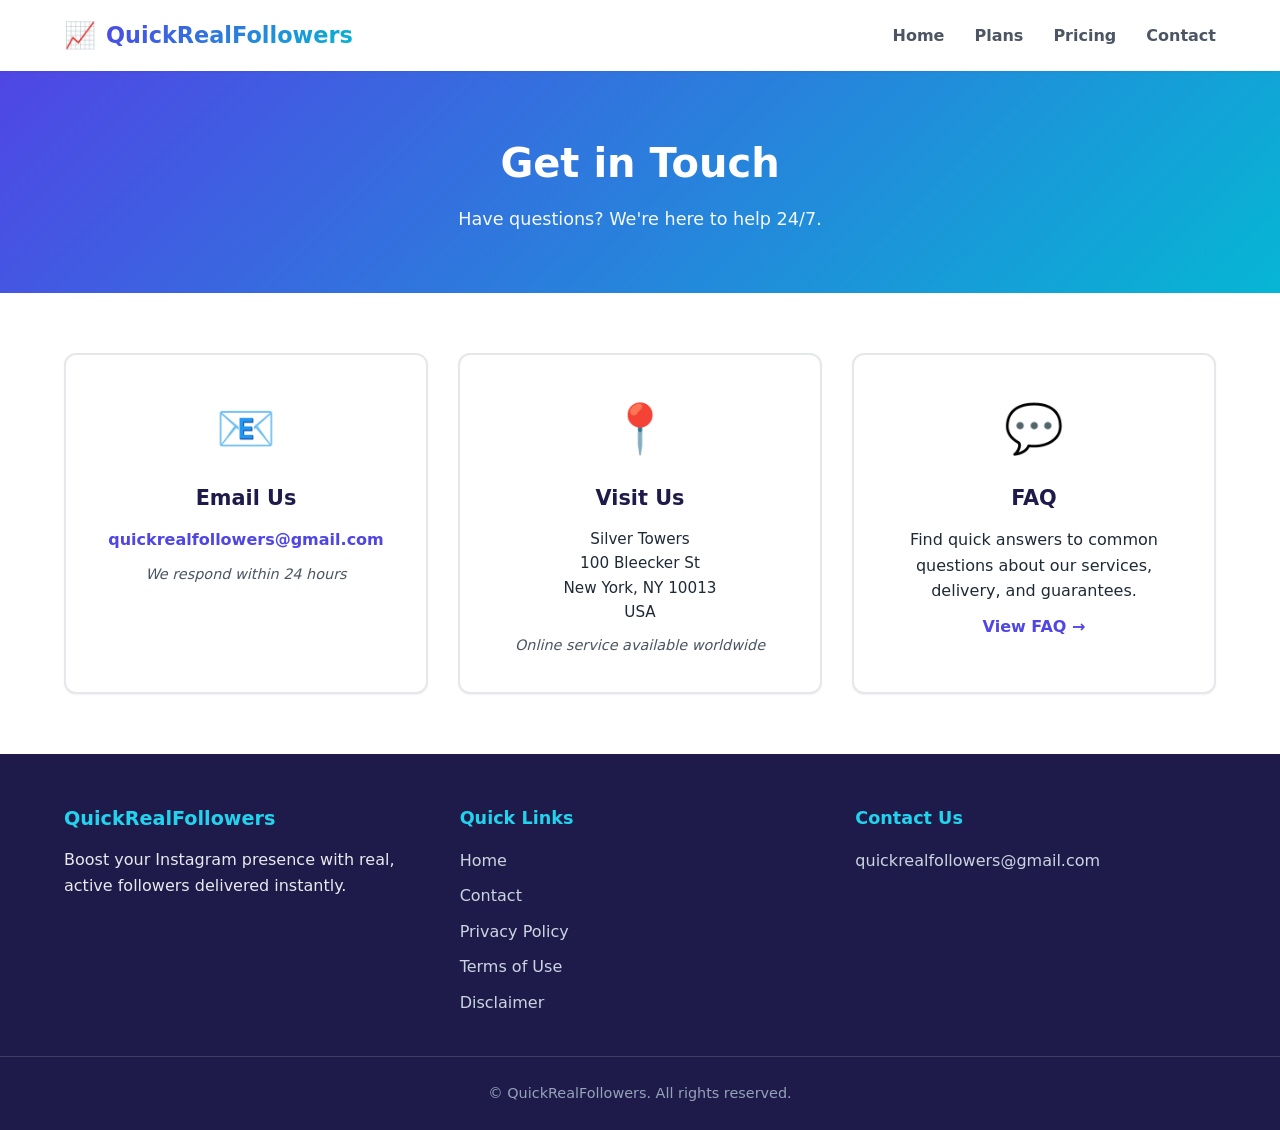
<file: contact.html>
<!DOCTYPE html>
<html lang="en">
<head>
  <meta charset="UTF-8" />
  <meta name="viewport" content="width=device-width, initial-scale=1.0"/>
  <title>Contact Us | QuickRealFollowers</title>
  <link rel="stylesheet" href="style.css" />
</head>
<body>
  <!-- Navigation -->
  <nav class="navbar">
    <div class="container nav-flex">
      <a href="index.html" class="logo">
        <span class="logo-icon">📈</span>
        <span class="logo-text">QuickRealFollowers</span>
      </a>
      <ul class="nav-links">
        <li><a href="index.html">Home</a></li>
        <li><a href="plans.html">Plans</a></li>
        <li><a href="index.html#pricing">Pricing</a></li>
        <li><a href="contact.html">Contact</a></li>
      </ul>
    </div>
  </nav>

  <!-- Contact Header -->
  <header class="page-header">
    <div class="container">
      <h1>Get in Touch</h1>
      <p>Have questions? We're here to help 24/7.</p>
    </div>
  </header>

  <!-- Contact Info -->
  <section class="contact-section">
    <div class="container contact-grid">
      <div class="contact-card">
        <div class="contact-icon">📧</div>
        <h3>Email Us</h3>
        <p><a href="mailto:quickrealfollowers@gmail.com">quickrealfollowers@gmail.com</a></p>
        <p class="contact-note">We respond within 24 hours</p>
      </div>
      
      <div class="contact-card">
        <div class="contact-icon">📍</div>
        <h3>Visit Us</h3>
        <p style="font-size: 0.95rem; line-height: 1.6;">
          Silver Towers<br/>
          100 Bleecker St<br/>
          New York, NY 10013<br/>
          USA
        </p>
        <p class="contact-note">Online service available worldwide</p>
      </div>
      
      <div class="contact-card">
        <div class="contact-icon">💬</div>
        <h3>FAQ</h3>
        <p>Find quick answers to common questions about our services, delivery, and guarantees.</p>
        <a href="plans.html#faq" class="link-arrow">View FAQ →</a>
      </div>
    </div>
  </section>

  <!-- Footer -->
  <footer>
    <div class="container footer-grid">
      <div class="footer-brand">
        <h4>QuickRealFollowers</h4>
        <p>Boost your Instagram presence with real, active followers delivered instantly.</p>
      </div>
      <div class="footer-links">
        <h4>Quick Links</h4>
        <a href="index.html">Home</a>
        <a href="contact.html">Contact</a>
        <a href="privacy.html">Privacy Policy</a>
        <a href="terms.html">Terms of Use</a>
        <a href="disclaimer.html">Disclaimer</a> <!-- ADD THIS LINE -->
      </div>
      <div class="footer-contact">
        <h4>Contact Us</h4>
        <p> quickrealfollowers@gmail.com</p>
      </div>
    </div>
    <div class="footer-bottom">
      <p>&copy; <span id="year"></span> QuickRealFollowers. All rights reserved.</p>
    </div>
  </footer>

  <script src="script.js"></script>
</body>
</html>
</file>
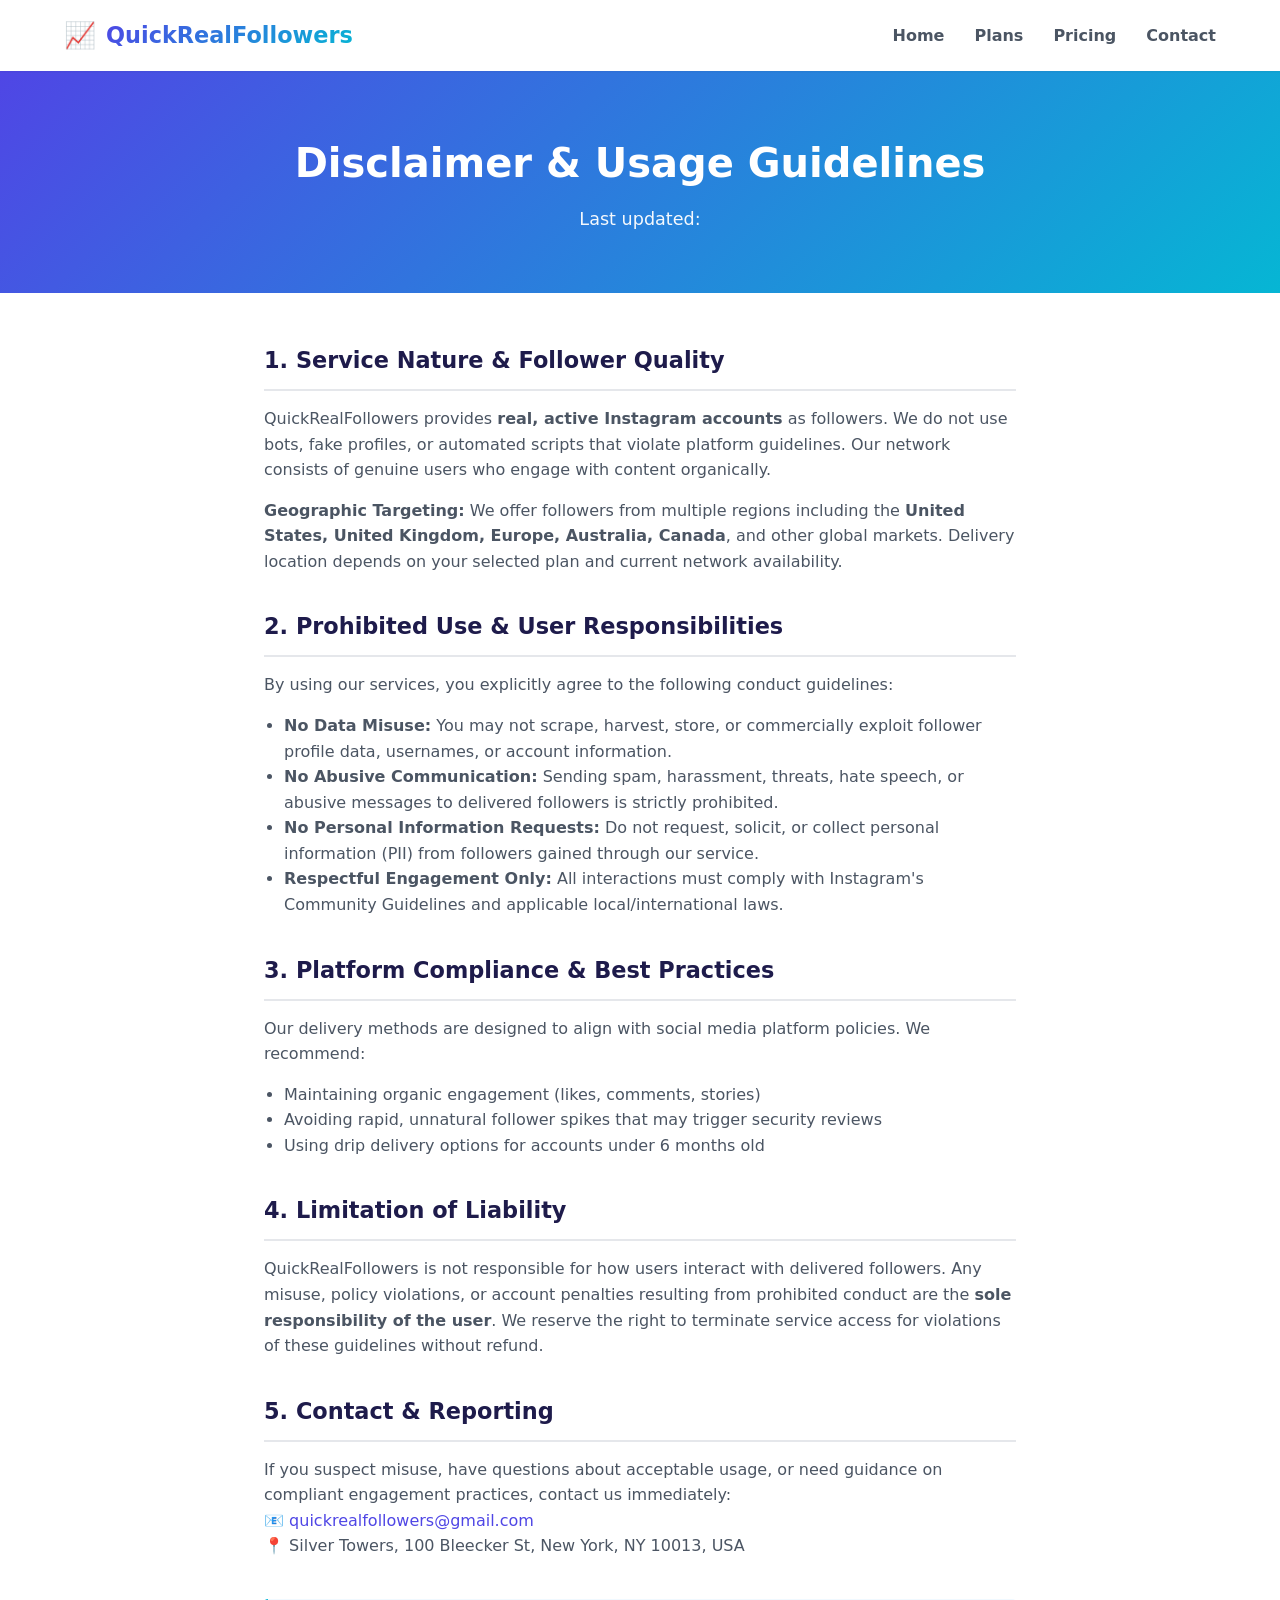
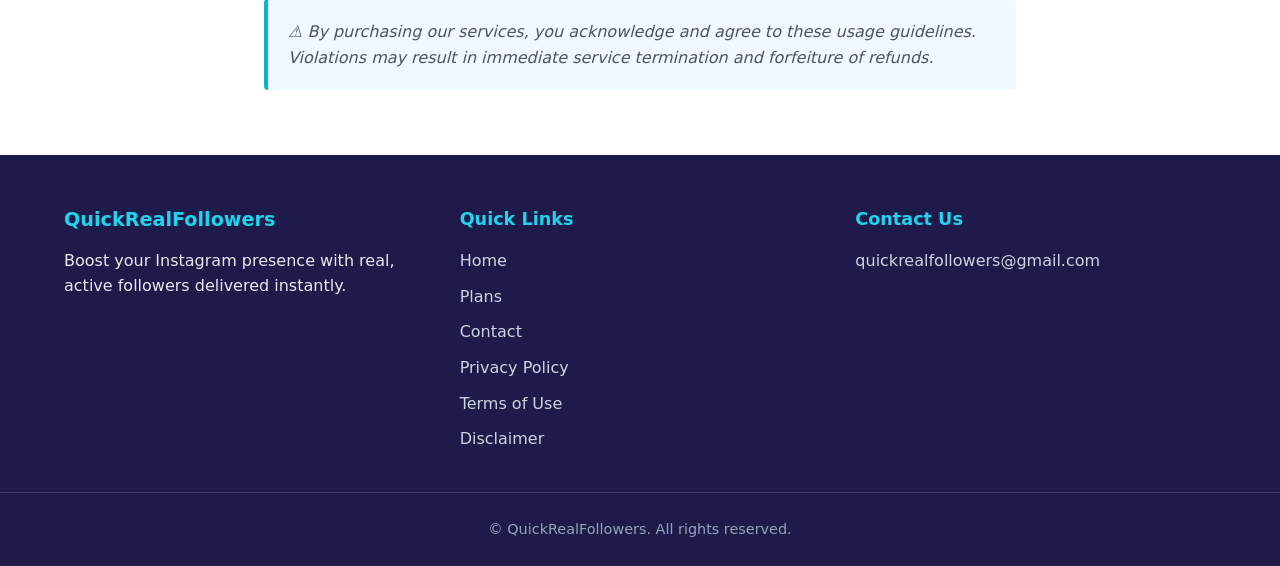
<file: disclaimer.html>
<!DOCTYPE html>
<html lang="en">
<head>
  <meta charset="UTF-8" />
  <meta name="viewport" content="width=device-width, initial-scale=1.0"/>
  <meta name="description" content="Usage guidelines, follower quality disclaimer, and compliance policy">
  <title>Disclaimer & Usage Guidelines | QuickRealFollowers</title>
  <link rel="stylesheet" href="style.css" />
</head>
<body>
  <!-- Navigation -->
  <nav class="navbar">
    <div class="container nav-flex">
      <a href="index.html" class="logo">
        <span class="logo-icon">📈</span>
        <span class="logo-text">QuickRealFollowers</span>
      </a>
      <ul class="nav-links">
        <li><a href="index.html">Home</a></li>
        <li><a href="plans.html">Plans</a></li>
        <li><a href="index.html#pricing">Pricing</a></li>
        <li><a href="contact.html">Contact</a></li>
      </ul>
    </div>
  </nav>

  <!-- Page Header -->
  <header class="page-header">
    <div class="container">
      <h1>Disclaimer & Usage Guidelines</h1>
      <p>Last updated: <span id="update-date"></span></p>
    </div>
  </header>

  <!-- Content -->
  <section class="policy-section">
    <div class="container policy-content">
      <h2>1. Service Nature & Follower Quality</h2>
      <p>QuickRealFollowers provides <strong>real, active Instagram accounts</strong> as followers. We do not use bots, fake profiles, or automated scripts that violate platform guidelines. Our network consists of genuine users who engage with content organically.</p>
      <p><strong>Geographic Targeting:</strong> We offer followers from multiple regions including the <strong>United States, United Kingdom, Europe, Australia, Canada</strong>, and other global markets. Delivery location depends on your selected plan and current network availability.</p>

      <h2>2. Prohibited Use & User Responsibilities</h2>
      <p>By using our services, you explicitly agree to the following conduct guidelines:</p>
      <ul style="margin-left: 20px; margin-bottom: 15px;">
        <li><strong>No Data Misuse:</strong> You may not scrape, harvest, store, or commercially exploit follower profile data, usernames, or account information.</li>
        <li><strong>No Abusive Communication:</strong> Sending spam, harassment, threats, hate speech, or abusive messages to delivered followers is strictly prohibited.</li>
        <li><strong>No Personal Information Requests:</strong> Do not request, solicit, or collect personal information (PII) from followers gained through our service.</li>
        <li><strong>Respectful Engagement Only:</strong> All interactions must comply with Instagram's Community Guidelines and applicable local/international laws.</li>
      </ul>

      <h2>3. Platform Compliance & Best Practices</h2>
      <p>Our delivery methods are designed to align with social media platform policies. We recommend:</p>
      <ul style="margin-left: 20px; margin-bottom: 15px;">
        <li>Maintaining organic engagement (likes, comments, stories)</li>
        <li>Avoiding rapid, unnatural follower spikes that may trigger security reviews</li>
        <li>Using drip delivery options for accounts under 6 months old</li>
      </ul>

      <h2>4. Limitation of Liability</h2>
      <p>QuickRealFollowers is not responsible for how users interact with delivered followers. Any misuse, policy violations, or account penalties resulting from prohibited conduct are the <strong>sole responsibility of the user</strong>. We reserve the right to terminate service access for violations of these guidelines without refund.</p>

      <h2>5. Contact & Reporting</h2>
      <p>If you suspect misuse, have questions about acceptable usage, or need guidance on compliant engagement practices, contact us immediately:<br/>
      📧 <a href="mailto:quickrealfollowers@gmail.com">quickrealfollowers@gmail.com</a><br/>
      📍 Silver Towers, 100 Bleecker St, New York, NY 10013, USA</p>

      <p class="policy-note">⚠️ By purchasing our services, you acknowledge and agree to these usage guidelines. Violations may result in immediate service termination and forfeiture of refunds.</p>
    </div>
  </section>

  <!-- Footer -->
  <footer>
    <div class="container footer-grid">
      <div class="footer-brand">
        <h4>QuickRealFollowers</h4>
        <p>Boost your Instagram presence with real, active followers delivered instantly.</p>
      </div>
      <div class="footer-links">
        <h4>Quick Links</h4>
        <a href="index.html">Home</a>
        <a href="plans.html">Plans</a>
        <a href="contact.html">Contact</a>
        <a href="privacy.html">Privacy Policy</a>
        <a href="terms.html">Terms of Use</a>
        <a href="disclaimer.html">Disclaimer</a>
      </div>
      <div class="footer-contact">
        <h4>Contact Us</h4>
        <p> quickrealfollowers@gmail.com</p>
      </div>
    </div>
    <div class="footer-bottom">
      <p>&copy; <span id="year"></span> QuickRealFollowers. All rights reserved.</p>
    </div>
  </footer>

  <script src="script.js"></script>
</body>
</html>
</file>
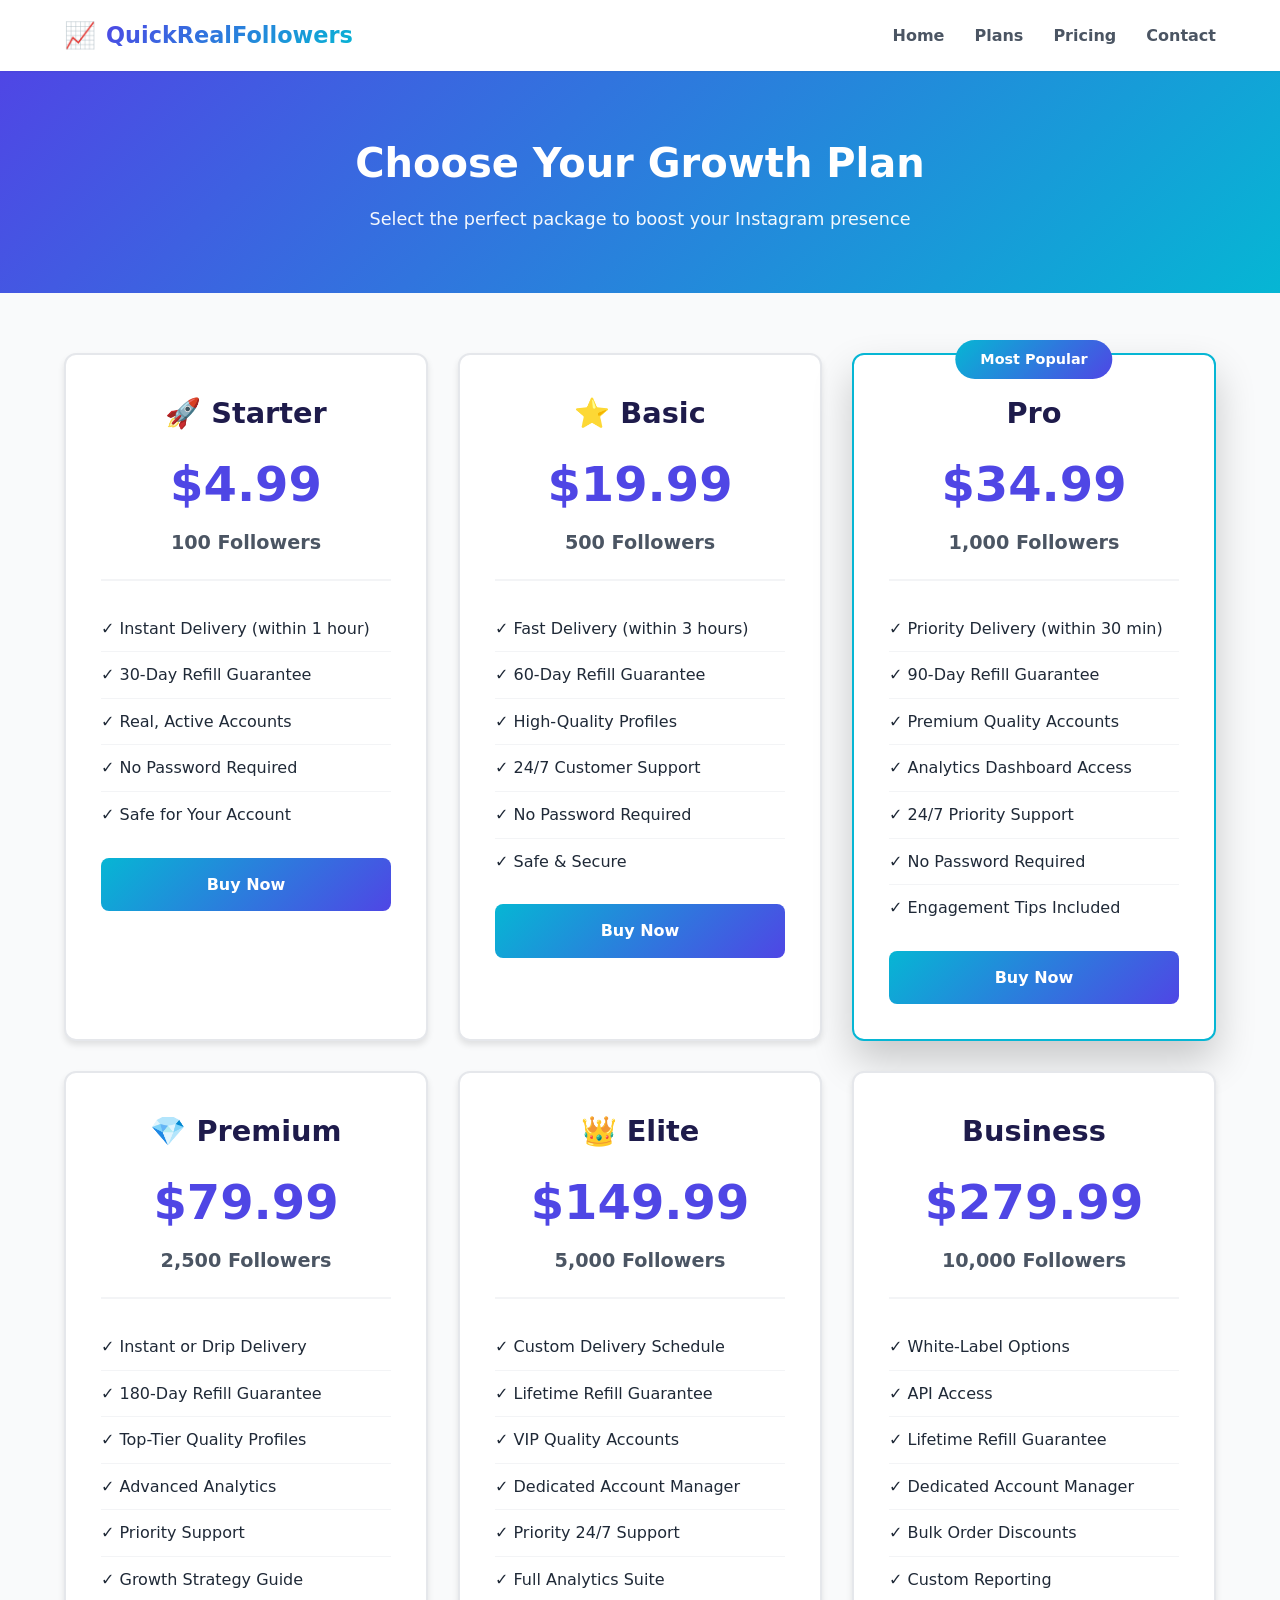
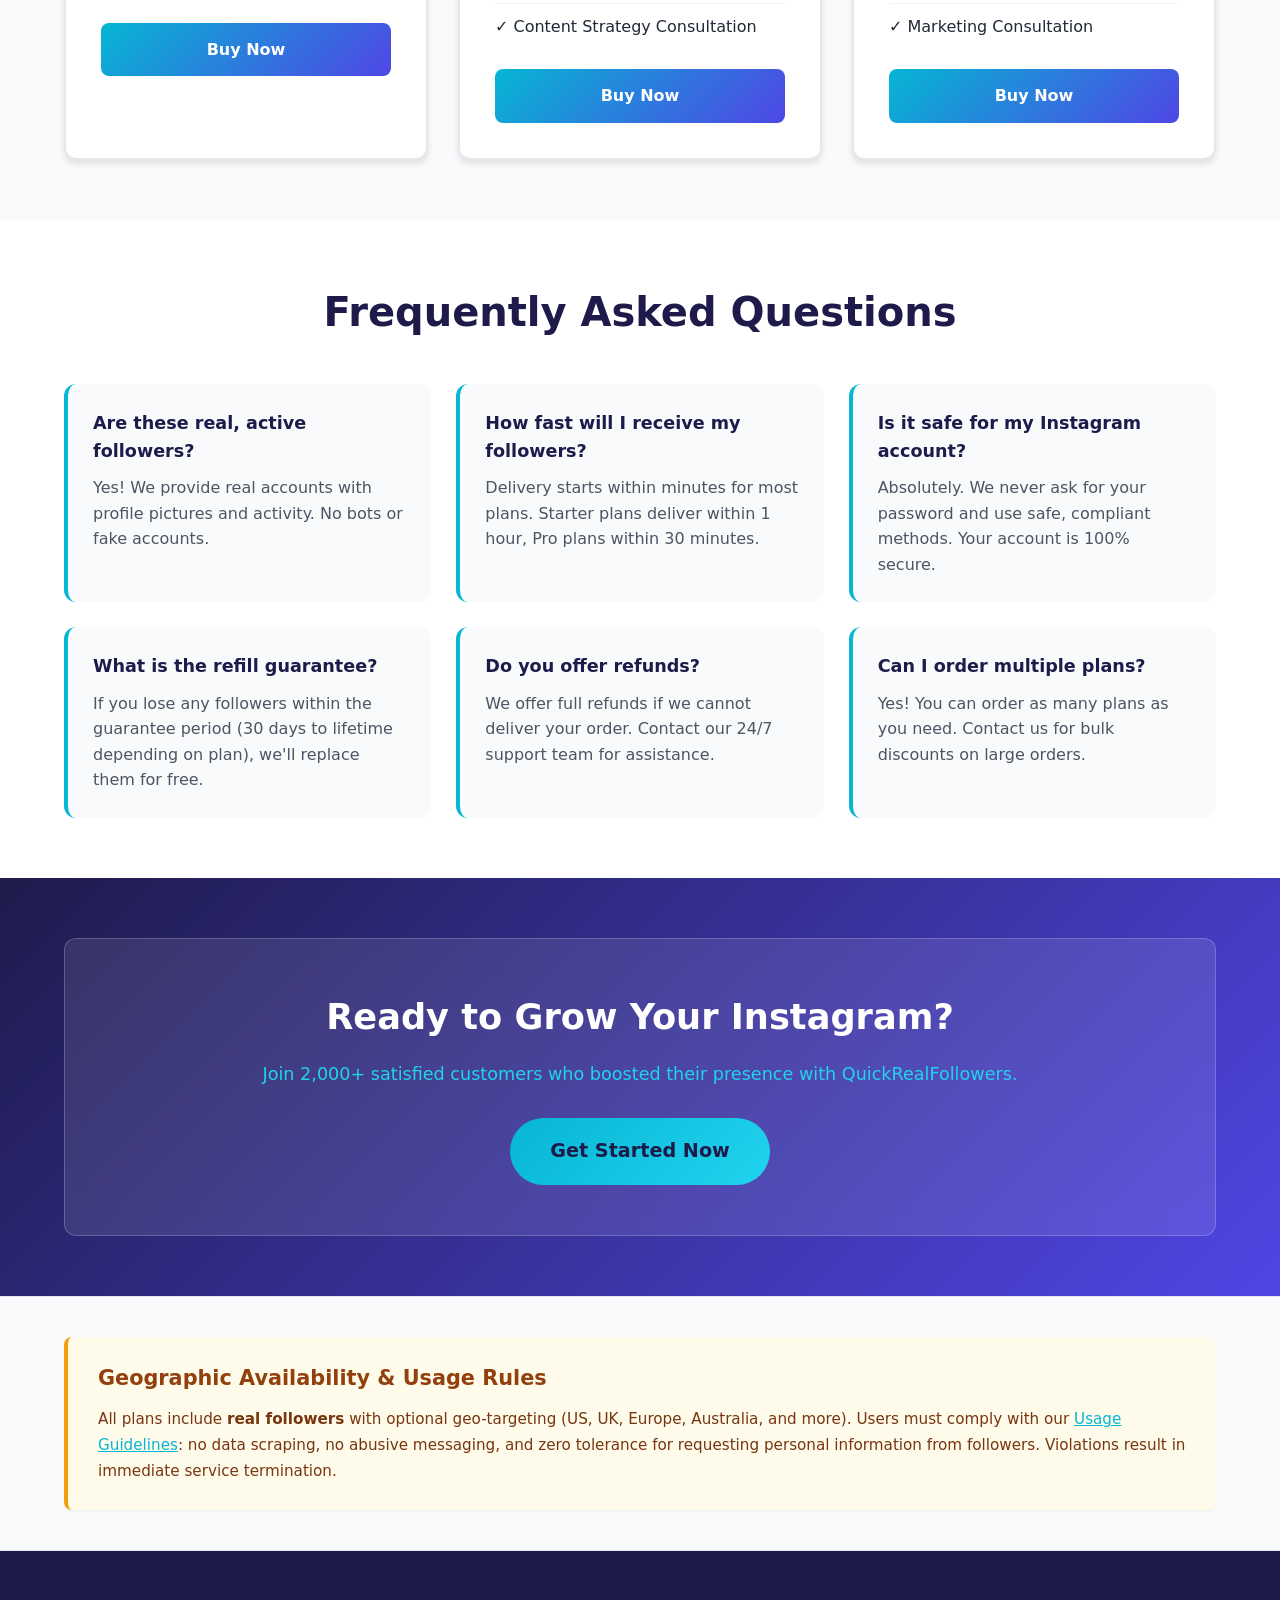
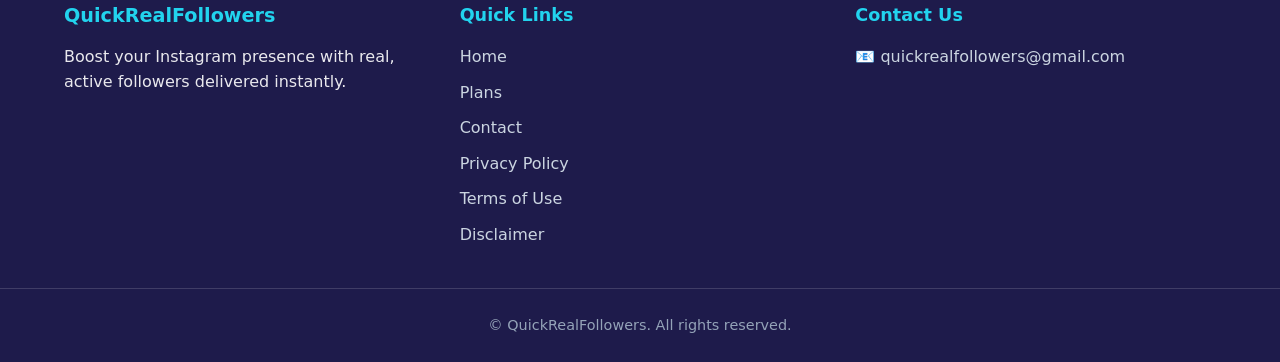
<file: plans.html>
<!DOCTYPE html>
<html lang="en">
<head>
  <meta charset="UTF-8" />
  <meta name="viewport" content="width=device-width, initial-scale=1.0"/>
  <meta name="description" content="Choose from our Instagram follower packages. From 100 to 10,000 followers with instant delivery.">
  <title>Plans & Pricing | QuickRealFollowers</title>
  <link rel="stylesheet" href="style.css" />
</head>
<body>
  <!-- Navigation -->
  <nav class="navbar">
    <div class="container nav-flex">
      <a href="index.html" class="logo">
        <span class="logo-icon">📈</span>
        <span class="logo-text">QuickRealFollowers</span>
      </a>
      <ul class="nav-links">
        <li><a href="index.html">Home</a></li>
        <li><a href="plans.html">Plans</a></li>
        <li><a href="index.html#pricing">Pricing</a></li>
        <li><a href="contact.html">Contact</a></li>
      </ul>
    </div>
  </nav>

  <!-- Page Header -->
  <header class="page-header">
    <div class="container">
      <h1>Choose Your Growth Plan</h1>
      <p>Select the perfect package to boost your Instagram presence</p>
    </div>
  </header>

  <!-- Plans Grid -->
  <section class="plans-section">
    <div class="container">
      <div class="plans-grid">
        <!-- Starter Plan -->
        <div class="plan-detail-card">
          <div class="plan-header">
            <h3>🚀 Starter</h3>
            <div class="plan-price-large">$4.99</div>
            <div class="plan-followers-large">100 Followers</div>
          </div>
          <ul class="plan-features-detailed">
            <li>✓ Instant Delivery (within 1 hour)</li>
            <li>✓ 30-Day Refill Guarantee</li>
            <li>✓ Real, Active Accounts</li>
            <li>✓ No Password Required</li>
            <li>✓ Safe for Your Account</li>
          </ul>
          <a href="index.html?plan=starter-100" class="btn-buy">Buy Now</a>
        </div>

        <!-- Basic Plan -->
        <div class="plan-detail-card">
          <div class="plan-header">
            <h3>⭐ Basic</h3>
            <div class="plan-price-large">$19.99</div>
            <div class="plan-followers-large">500 Followers</div>
          </div>
          <ul class="plan-features-detailed">
            <li>✓ Fast Delivery (within 3 hours)</li>
            <li>✓ 60-Day Refill Guarantee</li>
            <li>✓ High-Quality Profiles</li>
            <li>✓ 24/7 Customer Support</li>
            <li>✓ No Password Required</li>
            <li>✓ Safe & Secure</li>
          </ul>
          <a href="index.html?plan=basic-500" class="btn-buy">Buy Now</a>
        </div>

        <!-- Pro Plan -->
        <div class="plan-detail-card featured-plan">
          <div class="plan-badge-large">Most Popular</div>
          <div class="plan-header">
            <h3> Pro</h3>
            <div class="plan-price-large">$34.99</div>
            <div class="plan-followers-large">1,000 Followers</div>
          </div>
          <ul class="plan-features-detailed">
            <li>✓ Priority Delivery (within 30 min)</li>
            <li>✓ 90-Day Refill Guarantee</li>
            <li>✓ Premium Quality Accounts</li>
            <li>✓ Analytics Dashboard Access</li>
            <li>✓ 24/7 Priority Support</li>
            <li>✓ No Password Required</li>
            <li>✓ Engagement Tips Included</li>
          </ul>
          <a href="index.html?plan=pro-1000" class="btn-buy">Buy Now</a>
        </div>

        <!-- Premium Plan -->
        <div class="plan-detail-card">
          <div class="plan-header">
            <h3>💎 Premium</h3>
            <div class="plan-price-large">$79.99</div>
            <div class="plan-followers-large">2,500 Followers</div>
          </div>
          <ul class="plan-features-detailed">
            <li>✓ Instant or Drip Delivery</li>
            <li>✓ 180-Day Refill Guarantee</li>
            <li>✓ Top-Tier Quality Profiles</li>
            <li>✓ Advanced Analytics</li>
            <li>✓ Priority Support</li>
            <li>✓ Growth Strategy Guide</li>
          </ul>
          <a href="index.html?plan=premium-2500" class="btn-buy">Buy Now</a>
        </div>

        <!-- Elite Plan -->
        <div class="plan-detail-card">
          <div class="plan-header">
            <h3>👑 Elite</h3>
            <div class="plan-price-large">$149.99</div>
            <div class="plan-followers-large">5,000 Followers</div>
          </div>
          <ul class="plan-features-detailed">
            <li>✓ Custom Delivery Schedule</li>
            <li>✓ Lifetime Refill Guarantee</li>
            <li>✓ VIP Quality Accounts</li>
            <li>✓ Dedicated Account Manager</li>
            <li>✓ Priority 24/7 Support</li>
            <li>✓ Full Analytics Suite</li>
            <li>✓ Content Strategy Consultation</li>
          </ul>
          <a href="index.html?plan=elite-5000" class="btn-buy">Buy Now</a>
        </div>

        <!-- Business Plan -->
        <div class="plan-detail-card">
          <div class="plan-header">
            <h3> Business</h3>
            <div class="plan-price-large">$279.99</div>
            <div class="plan-followers-large">10,000 Followers</div>
          </div>
          <ul class="plan-features-detailed">
            <li>✓ White-Label Options</li>
            <li>✓ API Access</li>
            <li>✓ Lifetime Refill Guarantee</li>
            <li>✓ Dedicated Account Manager</li>
            <li>✓ Bulk Order Discounts</li>
            <li>✓ Custom Reporting</li>
            <li>✓ Marketing Consultation</li>
          </ul>
          <a href="index.html?plan=business-10000" class="btn-buy">Buy Now</a>
        </div>
      </div>
    </div>
  </section>

  <!-- FAQ Section -->
  <section class="faq-section">
    <div class="container">
      <h2 class="section-title">Frequently Asked Questions</h2>
      <div class="faq-grid">
        <div class="faq-item">
          <h4>Are these real, active followers?</h4>
          <p>Yes! We provide real accounts with profile pictures and activity. No bots or fake accounts.</p>
        </div>
        <div class="faq-item">
          <h4>How fast will I receive my followers?</h4>
          <p>Delivery starts within minutes for most plans. Starter plans deliver within 1 hour, Pro plans within 30 minutes.</p>
        </div>
        <div class="faq-item">
          <h4>Is it safe for my Instagram account?</h4>
          <p>Absolutely. We never ask for your password and use safe, compliant methods. Your account is 100% secure.</p>
        </div>
        <div class="faq-item">
          <h4>What is the refill guarantee?</h4>
          <p>If you lose any followers within the guarantee period (30 days to lifetime depending on plan), we'll replace them for free.</p>
        </div>
        <div class="faq-item">
          <h4>Do you offer refunds?</h4>
          <p>We offer full refunds if we cannot deliver your order. Contact our 24/7 support team for assistance.</p>
        </div>
        <div class="faq-item">
          <h4>Can I order multiple plans?</h4>
          <p>Yes! You can order as many plans as you need. Contact us for bulk discounts on large orders.</p>
        </div>
      </div>
    </div>
  </section>

  <!-- CTA Section -->
  <section class="cta-section">
    <div class="container">
      <div class="cta-card">
        <h2>Ready to Grow Your Instagram?</h2>
        <p>Join 2,000+ satisfied customers who boosted their presence with QuickRealFollowers.</p>
        <a href="index.html#order" class="btn-primary-large">Get Started Now</a>
      </div>
    </div>
  </section>
  <!-- Service Guidelines -->
<section class="compliance-notice">
  <div class="container">
    <div class="notice-card">
      <h3> Geographic Availability & Usage Rules</h3>
      <p>All plans include <strong>real followers</strong> with optional geo-targeting (US, UK, Europe, Australia, and more). Users must comply with our <a href="disclaimer.html" style="color: var(--cyan-main); text-decoration: underline;">Usage Guidelines</a>: no data scraping, no abusive messaging, and zero tolerance for requesting personal information from followers. Violations result in immediate service termination.</p>
    </div>
  </div>
</section>

  <!-- Footer -->
  <footer>
    <div class="container footer-grid">
      <div class="footer-brand">
        <h4>QuickRealFollowers</h4>
        <p>Boost your Instagram presence with real, active followers delivered instantly.</p>
      </div>
      <div class="footer-links">
        <h4>Quick Links</h4>
        <a href="index.html">Home</a>
        <a href="plans.html">Plans</a>
        <a href="contact.html">Contact</a>
        <a href="privacy.html">Privacy Policy</a>
        <a href="terms.html">Terms of Use</a>
        <a href="disclaimer.html">Disclaimer</a> <!-- ADD THIS LINE -->
      </div>
      <div class="footer-contact">
        <h4>Contact Us</h4>
        <p>📧 quickrealfollowers@gmail.com</p>
      </div>
    </div>
    <div class="footer-bottom">
      <p>&copy; <span id="year"></span> QuickRealFollowers. All rights reserved.</p>
    </div>
  </footer>

  <script src="script.js"></script>
</body>
</html>
</file>
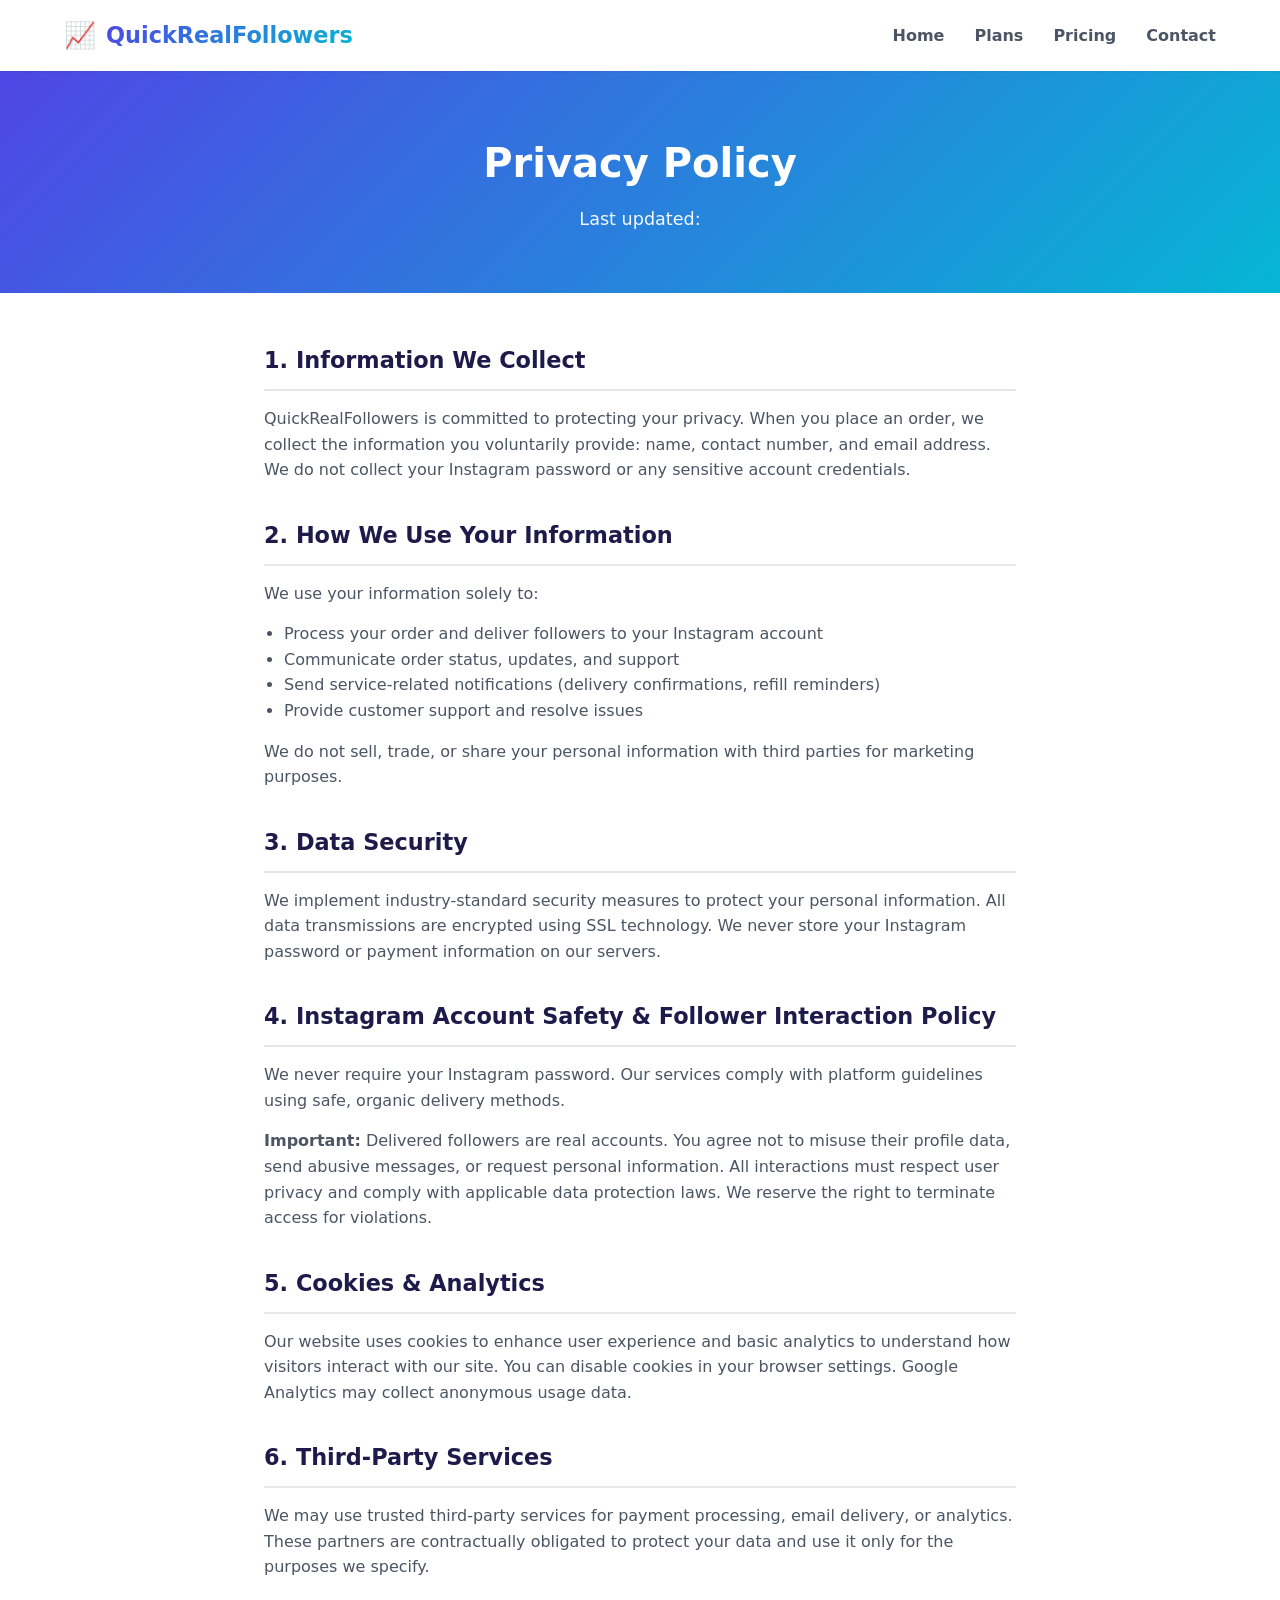
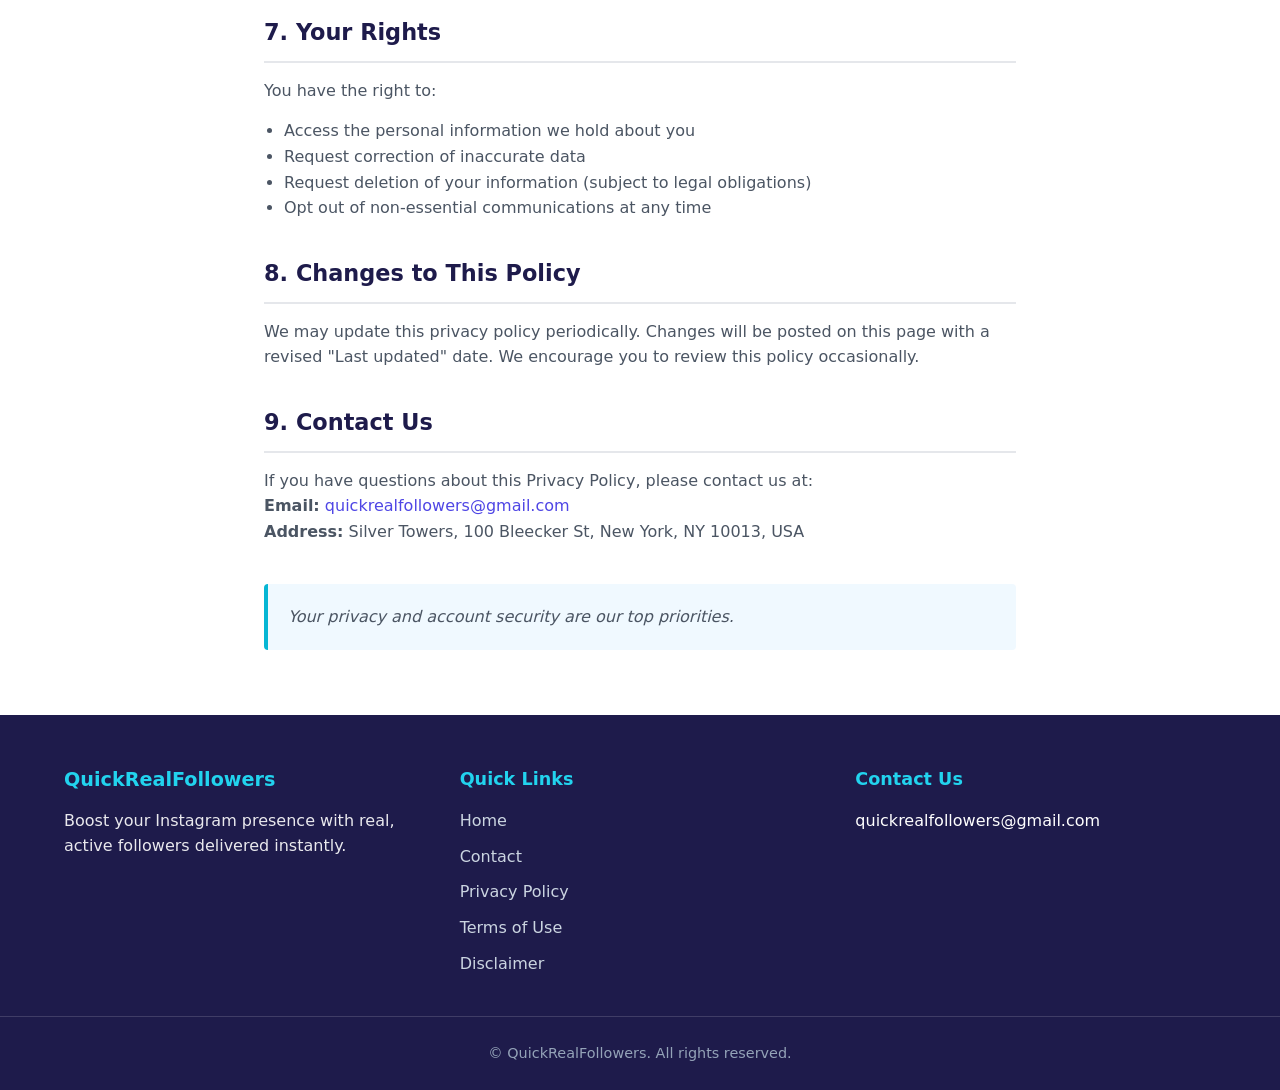
<file: privacy.html>
<!DOCTYPE html>
<html lang="en">
<head>
  <meta charset="UTF-8" />
  <meta name="viewport" content="width=device-width, initial-scale=1.0"/>
  <title>Privacy Policy | QuickRealFollowers</title>
  <link rel="stylesheet" href="style.css" />
</head>
<body>
  <nav class="navbar">
    <div class="container nav-flex">
      <a href="index.html" class="logo">
        <span class="logo-icon">📈</span>
        <span class="logo-text">QuickRealFollowers</span>
      </a>
      <ul class="nav-links">
        <li><a href="index.html">Home</a></li>
        <li><a href="plans.html">Plans</a></li>
        <li><a href="index.html#pricing">Pricing</a></li>
        <li><a href="contact.html">Contact</a></li>
      </ul>
    </div>
  </nav>

  <header class="page-header">
    <div class="container">
      <h1>Privacy Policy</h1>
      <p>Last updated: <span id="update-date"></span></p>
    </div>
  </header>

  <section class="policy-section">
    <div class="container policy-content">
      <h2>1. Information We Collect</h2>
      <p>QuickRealFollowers is committed to protecting your privacy. When you place an order, we collect the information you voluntarily provide: name, contact number, and email address. We do not collect your Instagram password or any sensitive account credentials.</p>

      <h2>2. How We Use Your Information</h2>
      <p>We use your information solely to:</p>
      <ul style="margin-left: 20px; margin-bottom: 15px;">
        <li>Process your order and deliver followers to your Instagram account</li>
        <li>Communicate order status, updates, and support</li>
        <li>Send service-related notifications (delivery confirmations, refill reminders)</li>
        <li>Provide customer support and resolve issues</li>
      </ul>
      <p>We do not sell, trade, or share your personal information with third parties for marketing purposes.</p>

      <h2>3. Data Security</h2>
      <p>We implement industry-standard security measures to protect your personal information. All data transmissions are encrypted using SSL technology. We never store your Instagram password or payment information on our servers.</p>

      <h2>4. Instagram Account Safety & Follower Interaction Policy</h2>
      <p>We never require your Instagram password. Our services comply with platform guidelines using safe, organic delivery methods.</p>
      <p><strong>Important:</strong> Delivered followers are real accounts. You agree not to misuse their profile data, send abusive messages, or request personal information. All interactions must respect user privacy and comply with applicable data protection laws. We reserve the right to terminate access for violations.</p>
      <h2>5. Cookies & Analytics</h2>
      <p>Our website uses cookies to enhance user experience and basic analytics to understand how visitors interact with our site. You can disable cookies in your browser settings. Google Analytics may collect anonymous usage data.</p>

      <h2>6. Third-Party Services</h2>
      <p>We may use trusted third-party services for payment processing, email delivery, or analytics. These partners are contractually obligated to protect your data and use it only for the purposes we specify.</p>

      <h2>7. Your Rights</h2>
      <p>You have the right to:</p>
      <ul style="margin-left: 20px; margin-bottom: 15px;">
        <li>Access the personal information we hold about you</li>
        <li>Request correction of inaccurate data</li>
        <li>Request deletion of your information (subject to legal obligations)</li>
        <li>Opt out of non-essential communications at any time</li>
      </ul>

      <h2>8. Changes to This Policy</h2>
      <p>We may update this privacy policy periodically. Changes will be posted on this page with a revised "Last updated" date. We encourage you to review this policy occasionally.</p>

      <h2>9. Contact Us</h2>
      <p>If you have questions about this Privacy Policy, please contact us at:<br/>
      <strong>Email:</strong> <a href="mailto:quickrealfollowers@gmail.com">quickrealfollowers@gmail.com</a><br/>
      <strong>Address:</strong> Silver Towers, 100 Bleecker St, New York, NY 10013, USA</p>

      <p class="policy-note"> Your privacy and account security are our top priorities.</p>
    </div>
  </section>

  <footer>
    <div class="container footer-grid">
      <div class="footer-brand">
        <h4>QuickRealFollowers</h4>
        <p>Boost your Instagram presence with real, active followers delivered instantly.</p>
      </div>
      <div class="footer-links">
        <h4>Quick Links</h4>
        <a href="index.html">Home</a>
        <a href="contact.html">Contact</a>
        <a href="privacy.html">Privacy Policy</a>
        <a href="terms.html">Terms of Use</a>
        <a href="disclaimer.html">Disclaimer</a> <!-- ADD THIS LINE -->
      </div>
      <div class="footer-contact">
        <h4>Contact Us</h4>
        <a href="mailto:quickrealfollowers@gmail.com">quickrealfollowers@gmail.com</a>
      </div>
    </div>
    <div class="footer-bottom">
      <p>&copy; <span id="year"></span> QuickRealFollowers. All rights reserved.</p>
    </div>
  </footer>

  <script src="script.js"></script>
</body>
</html>
</file>
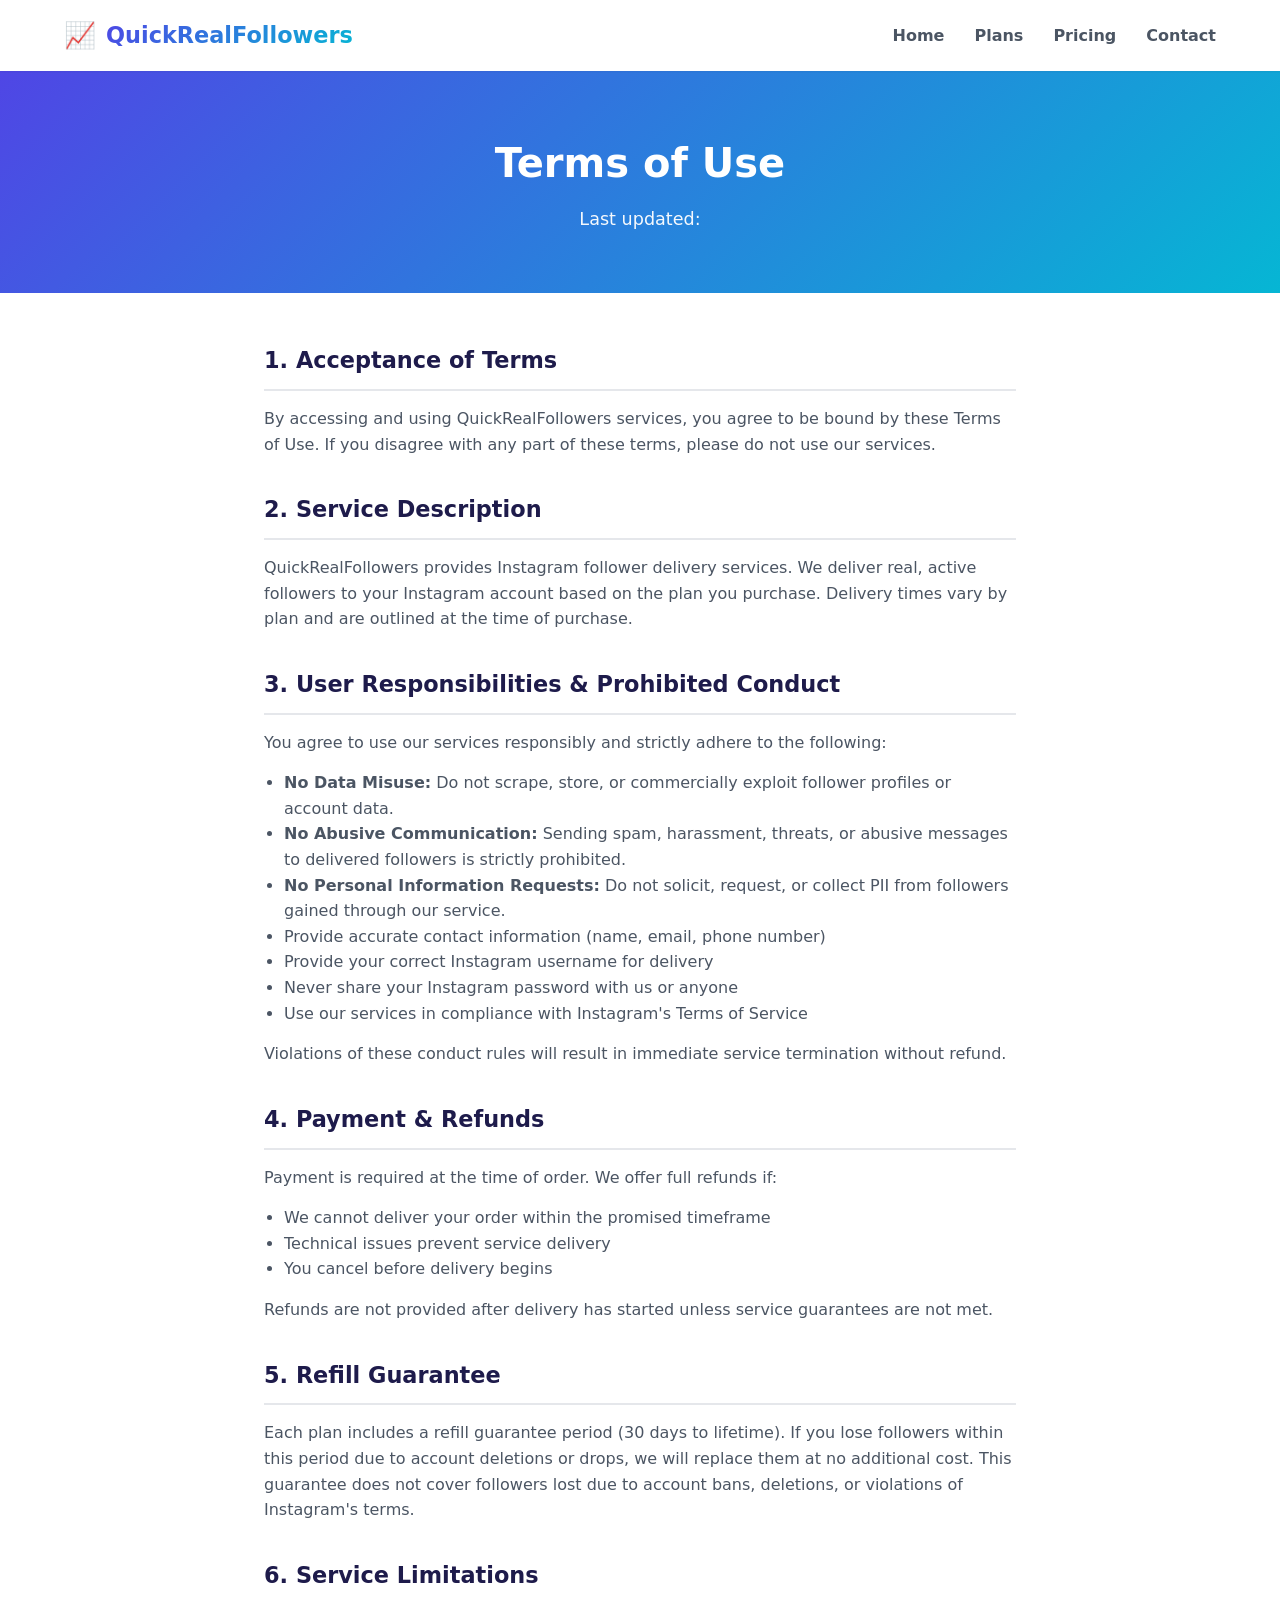
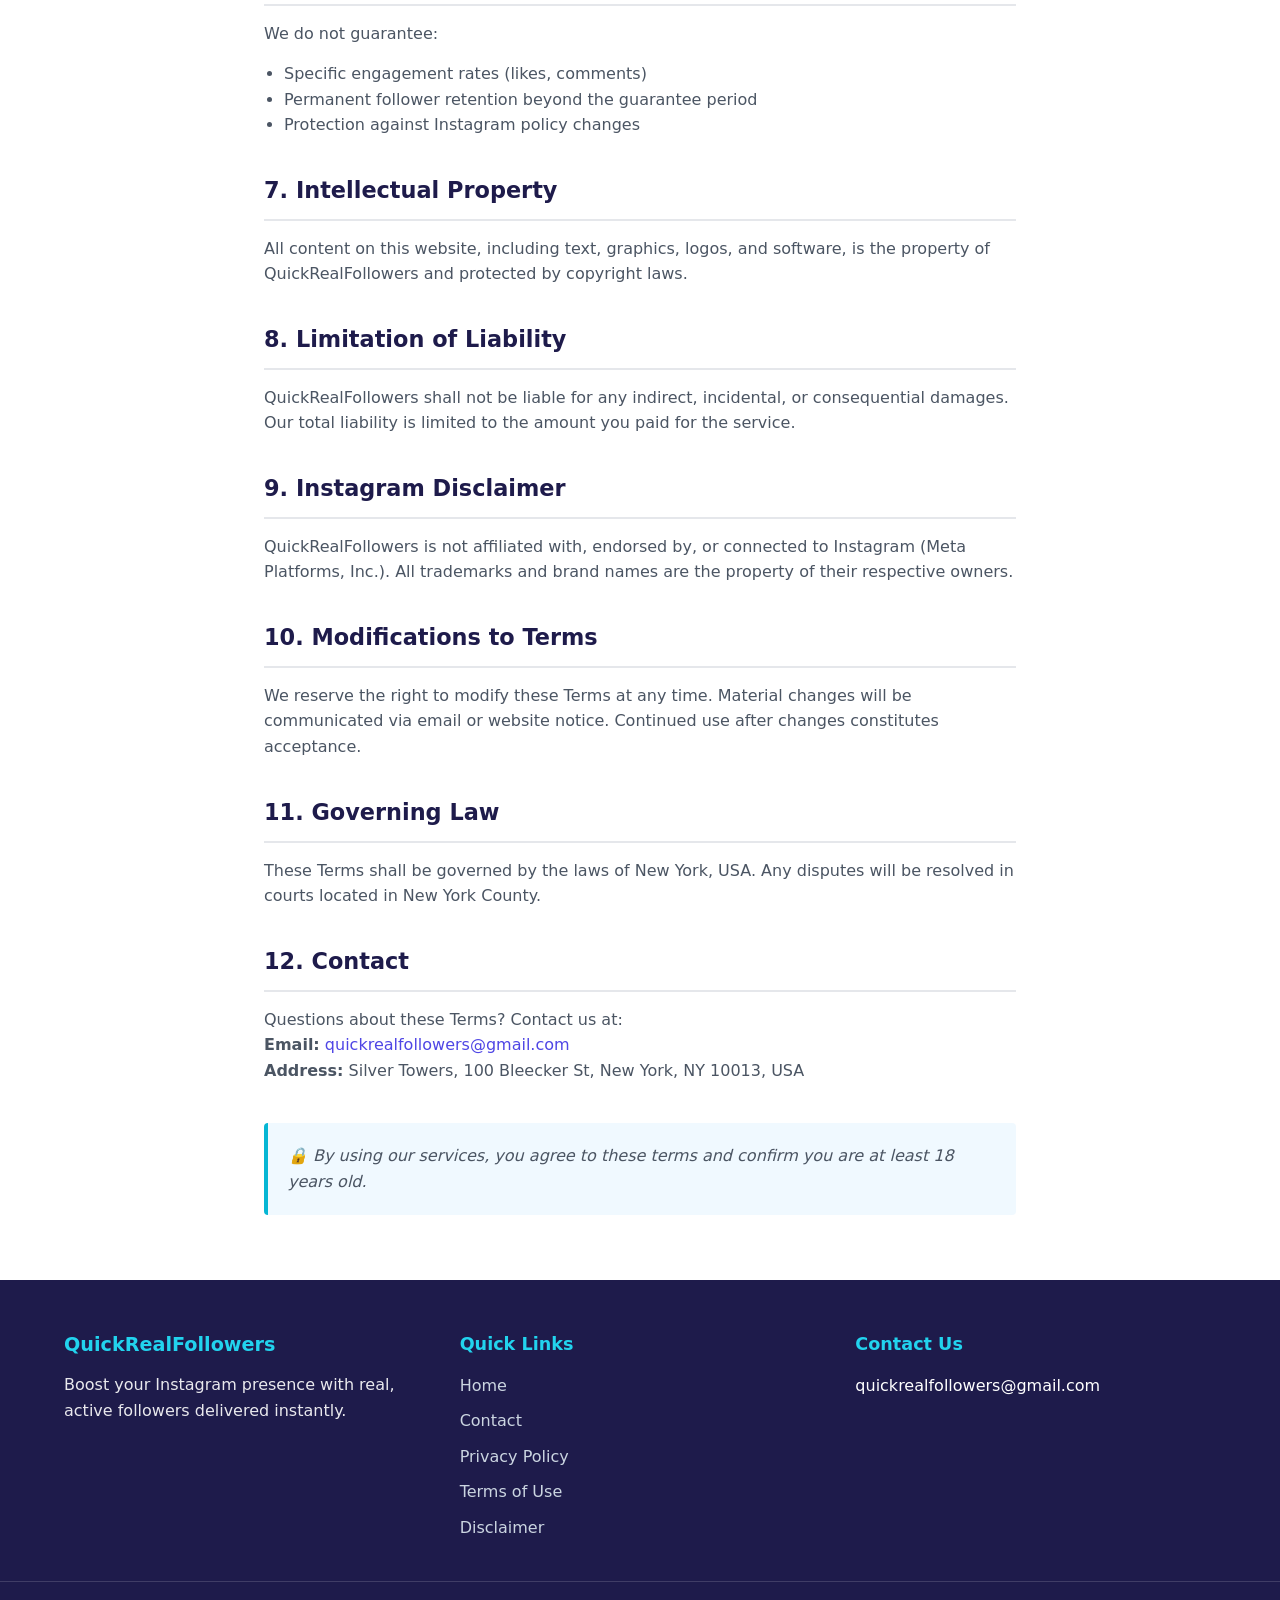
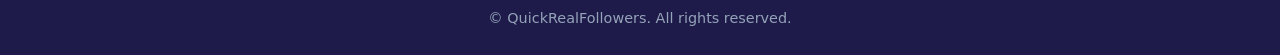
<file: terms.html>
<!DOCTYPE html>
<html lang="en">
<head>
  <meta charset="UTF-8" />
  <meta name="viewport" content="width=device-width, initial-scale=1.0"/>
  <title>Terms of Use | QuickRealFollowers</title>
  <link rel="stylesheet" href="style.css" />
</head>
<body>
  <nav class="navbar">
    <div class="container nav-flex">
      <a href="index.html" class="logo">
        <span class="logo-icon">📈</span>
        <span class="logo-text">QuickRealFollowers</span>
      </a>
      <ul class="nav-links">
        <li><a href="index.html">Home</a></li>
        <li><a href="plans.html">Plans</a></li>
        <li><a href="index.html#pricing">Pricing</a></li>
        <li><a href="contact.html">Contact</a></li>
      </ul>
    </div>
  </nav>

  <header class="page-header">
    <div class="container">
      <h1>Terms of Use</h1>
      <p>Last updated: <span id="update-date"></span></p>
    </div>
  </header>

  <section class="policy-section">
    <div class="container policy-content">
      <h2>1. Acceptance of Terms</h2>
      <p>By accessing and using QuickRealFollowers services, you agree to be bound by these Terms of Use. If you disagree with any part of these terms, please do not use our services.</p>

      <h2>2. Service Description</h2>
      <p>QuickRealFollowers provides Instagram follower delivery services. We deliver real, active followers to your Instagram account based on the plan you purchase. Delivery times vary by plan and are outlined at the time of purchase.</p>

            <h2>3. User Responsibilities & Prohibited Conduct</h2>
      <p>You agree to use our services responsibly and strictly adhere to the following:</p>
      <ul style="margin-left: 20px; margin-bottom: 15px;">
        <li><strong>No Data Misuse:</strong> Do not scrape, store, or commercially exploit follower profiles or account data.</li>
        <li><strong>No Abusive Communication:</strong> Sending spam, harassment, threats, or abusive messages to delivered followers is strictly prohibited.</li>
        <li><strong>No Personal Information Requests:</strong> Do not solicit, request, or collect PII from followers gained through our service.</li>
        <li>Provide accurate contact information (name, email, phone number)</li>
        <li>Provide your correct Instagram username for delivery</li>
        <li>Never share your Instagram password with us or anyone</li>
        <li>Use our services in compliance with Instagram's Terms of Service</li>
      </ul>
      <p>Violations of these conduct rules will result in immediate service termination without refund.</p>

      <h2>4. Payment & Refunds</h2>
      <p>Payment is required at the time of order. We offer full refunds if:</p>
      <ul style="margin-left: 20px; margin-bottom: 15px;">
        <li>We cannot deliver your order within the promised timeframe</li>
        <li>Technical issues prevent service delivery</li>
        <li>You cancel before delivery begins</li>
      </ul>
      <p>Refunds are not provided after delivery has started unless service guarantees are not met.</p>

      <h2>5. Refill Guarantee</h2>
      <p>Each plan includes a refill guarantee period (30 days to lifetime). If you lose followers within this period due to account deletions or drops, we will replace them at no additional cost. This guarantee does not cover followers lost due to account bans, deletions, or violations of Instagram's terms.</p>

      <h2>6. Service Limitations</h2>
      <p>We do not guarantee:</p>
      <ul style="margin-left: 20px; margin-bottom: 15px;">
        <li>Specific engagement rates (likes, comments)</li>
        <li>Permanent follower retention beyond the guarantee period</li>
        <li>Protection against Instagram policy changes</li>
      </ul>

      <h2>7. Intellectual Property</h2>
      <p>All content on this website, including text, graphics, logos, and software, is the property of QuickRealFollowers and protected by copyright laws.</p>

      <h2>8. Limitation of Liability</h2>
      <p>QuickRealFollowers shall not be liable for any indirect, incidental, or consequential damages. Our total liability is limited to the amount you paid for the service.</p>

      <h2>9. Instagram Disclaimer</h2>
      <p>QuickRealFollowers is not affiliated with, endorsed by, or connected to Instagram (Meta Platforms, Inc.). All trademarks and brand names are the property of their respective owners.</p>

      <h2>10. Modifications to Terms</h2>
      <p>We reserve the right to modify these Terms at any time. Material changes will be communicated via email or website notice. Continued use after changes constitutes acceptance.</p>

      <h2>11. Governing Law</h2>
      <p>These Terms shall be governed by the laws of New York, USA. Any disputes will be resolved in courts located in New York County.</p>

      <h2>12. Contact</h2>
      <p>Questions about these Terms? Contact us at:<br/>
      <strong>Email:</strong> <a href="mailto:quickrealfollowers@gmail.com">quickrealfollowers@gmail.com</a><br/>
      <strong>Address:</strong> Silver Towers, 100 Bleecker St, New York, NY 10013, USA</p>

      <p class="policy-note">🔒 By using our services, you agree to these terms and confirm you are at least 18 years old.</p>
    </div>
  </section>

  <footer>
    <div class="container footer-grid">
      <div class="footer-brand">
        <h4>QuickRealFollowers</h4>
        <p>Boost your Instagram presence with real, active followers delivered instantly.</p>
      </div>
      <div class="footer-links">
        <h4>Quick Links</h4>
        <a href="index.html">Home</a>
        <a href="contact.html">Contact</a>
        <a href="privacy.html">Privacy Policy</a>
        <a href="terms.html">Terms of Use</a>
        <a href="disclaimer.html">Disclaimer</a> <!-- ADD THIS LINE -->
      </div>
      <div class="footer-contact">
        <h4>Contact Us</h4>
        <a href="mailto:quickrealfollowers@gmail.com">quickrealfollowers@gmail.com</a>
      </div>
    </div>
    <div class="footer-bottom">
      <p>&copy; <span id="year"></span> QuickRealFollowers. All rights reserved.</p>
    </div>
  </footer>

  <script src="script.js"></script>
</body>
</html>
</file>
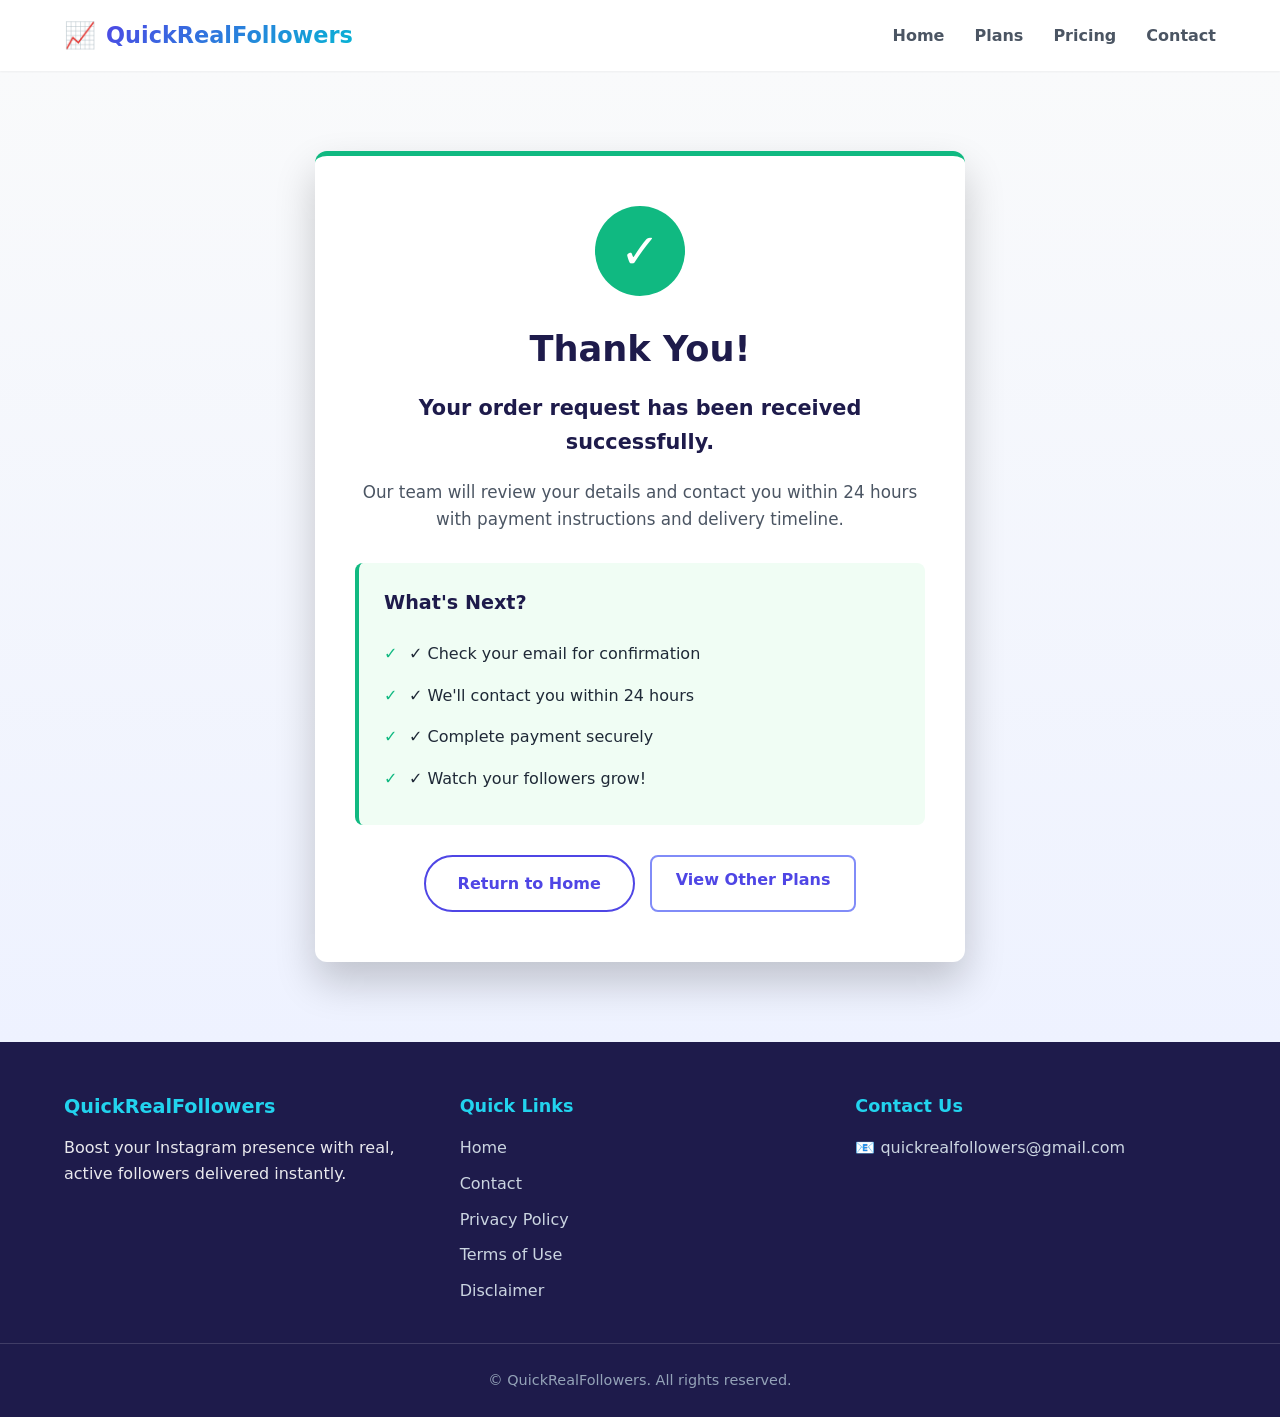
<file: thankyou.html>
<!DOCTYPE html>
<html lang="en">
<head>
  <meta charset="UTF-8" />
  <meta name="viewport" content="width=device-width, initial-scale=1.0"/>
  <meta name="description" content="Thank you for your order request">
  <title>Thank You | QuickRealFollowers</title>
  <link rel="stylesheet" href="style.css" />
</head>
<body>
  <!-- Navigation -->
  <nav class="navbar">
    <div class="container nav-flex">
      <a href="index.html" class="logo">
        <span class="logo-icon">📈</span>
        <span class="logo-text">QuickRealFollowers</span>
      </a>
      <ul class="nav-links">
        <li><a href="index.html">Home</a></li>
        <li><a href="plans.html">Plans</a></li>
        <li><a href="index.html#pricing">Pricing</a></li>
        <li><a href="contact.html">Contact</a></li>
      </ul>
    </div>
  </nav>

  <!-- Thank You Section -->
  <section class="thankyou-section">
    <div class="container">
      <div class="thankyou-card">
        <div class="success-icon">✓</div>
        <h1>Thank You!</h1>
        <p class="thankyou-message">Your order request has been received successfully.</p>
        <p class="thankyou-submessage">Our team will review your details and contact you within 24 hours with payment instructions and delivery timeline.</p>
        
        <div class="next-steps">
          <h3>What's Next?</h3>
          <ul>
            <li>✓ Check your email for confirmation</li>
            <li>✓ We'll contact you within 24 hours</li>
            <li>✓ Complete payment securely</li>
            <li>✓ Watch your followers grow!</li>
          </ul>
        </div>
        
        <div class="thankyou-actions">
          <a href="index.html" class="btn-secondary">Return to Home</a>
          <a href="plans.html" class="btn-outline-small">View Other Plans</a>
        </div>
      </div>
    </div>
  </section>

  <!-- Footer -->
  <footer>
    <div class="container footer-grid">
      <div class="footer-brand">
        <h4>QuickRealFollowers</h4>
        <p>Boost your Instagram presence with real, active followers delivered instantly.</p>
      </div>
      <div class="footer-links">
        <h4>Quick Links</h4>
        <a href="index.html">Home</a>
        <a href="contact.html">Contact</a>
        <a href="privacy.html">Privacy Policy</a>
        <a href="terms.html">Terms of Use</a>
        <a href="disclaimer.html">Disclaimer</a> <!-- ADD THIS LINE -->
      </div>
      <div class="footer-contact">
        <h4>Contact Us</h4>
        <p>📧 quickrealfollowers@gmail.com</p>
      </div>
    </div>
    <div class="footer-bottom">
      <p>&copy; <span id="year"></span> QuickRealFollowers. All rights reserved.</p>
    </div>
  </footer>

  <script src="script.js"></script>
</body>
</html>
</file>
<file: style.css>
/* ===== BASE RESET & VARIABLES ===== */
* { margin: 0; padding: 0; box-sizing: border-box; }

:root {
  --indigo-dark: #1e1b4b;
  --indigo-main: #4f46e5;
  --indigo-light: #818cf8;
  --cyan-main: #06b6d4;
  --cyan-light: #22d3ee;
  --success-green: #10b981;
  --white: #ffffff;
  --gray-50: #f9fafb;
  --gray-100: #f3f4f6;
  --gray-200: #e5e7eb;
  --gray-600: #4b5563;
  --gray-800: #1f2937;
  --shadow-sm: 0 1px 2px rgba(0,0,0,0.05);
  --shadow-md: 0 4px 6px rgba(0,0,0,0.1);
  --shadow-lg: 0 10px 25px rgba(0,0,0,0.15);
  --shadow-xl: 0 20px 40px rgba(0,0,0,0.2);
  --radius: 12px;
  --transition: all 0.3s ease;
}

body {
  font-family: 'Inter', system-ui, -apple-system, sans-serif;
  line-height: 1.6;
  color: var(--gray-800);
  background: var(--white);
}

.container {
  max-width: 1200px;
  margin: 0 auto;
  padding: 0 24px;
}

img { max-width: 100%; border-radius: var(--radius); display: block; }
a { text-decoration: none; color: inherit; transition: var(--transition); }

/* ===== NAVIGATION ===== */
.navbar {
  background: var(--white);
  box-shadow: var(--shadow-sm);
  position: sticky;
  top: 0;
  z-index: 100;
  padding: 15px 0;
}

.nav-flex {
  display: flex;
  justify-content: space-between;
  align-items: center;
}

.logo {
  display: flex;
  align-items: center;
  gap: 10px;
  font-weight: 800;
  font-size: 1.4rem;
  color: var(--indigo-dark);
}

.logo-icon { font-size: 1.6rem; }
.logo-text { 
  background: linear-gradient(135deg, var(--indigo-main), var(--cyan-main));
  -webkit-background-clip: text;
  -webkit-text-fill-color: transparent;
}

.nav-links {
  display: flex;
  list-style: none;
  gap: 30px;
}

.nav-links a {
  font-weight: 600;
  color: var(--gray-600);
  position: relative;
  padding: 5px 0;
}

.nav-links a:hover { color: var(--indigo-main); }

.nav-links a::after {
  content: '';
  position: absolute;
  bottom: 0;
  left: 0;
  width: 0;
  height: 2px;
  background: var(--cyan-main);
  transition: var(--transition);
}

.nav-links a:hover::after { width: 100%; }

/* ===== HERO SECTION ===== */
.hero {
  background: linear-gradient(135deg, var(--indigo-dark) 0%, var(--indigo-main) 100%);
  color: var(--white);
  padding: 80px 0;
}

.hero-grid {
  display: grid;
  grid-template-columns: 1fr 1fr;
  gap: 50px;
  align-items: center;
}

.hero-content h1 {
  font-size: 3rem;
  line-height: 1.2;
  margin-bottom: 20px;
  font-weight: 800;
}

.hero-content .highlight {
  color: var(--cyan-light);
}

.hero-content p {
  font-size: 1.2rem;
  margin-bottom: 30px;
  opacity: 0.95;
}

.hero-stats {
  display: flex;
  gap: 40px;
  margin-bottom: 35px;
}

.stat-item {
  text-align: center;
}

.stat-value {
  font-size: 2.5rem;
  font-weight: 800;
  color: var(--cyan-light);
  line-height: 1;
}

.stat-label {
  font-size: 0.95rem;
  opacity: 0.9;
  margin-top: 5px;
}

.hero-image img {
  width: 100%;
  height: auto;
  border-radius: var(--radius);
  box-shadow: var(--shadow-xl);
  border: 3px solid var(--cyan-main);
}

/* ===== BUTTONS ===== */
.btn-primary {
  display: inline-block;
  padding: 16px 36px;
  background: linear-gradient(135deg, var(--cyan-main), var(--cyan-light));
  color: var(--indigo-dark);
  border-radius: 50px;
  font-weight: 700;
  font-size: 1.1rem;
  border: none;
  cursor: pointer;
  transition: var(--transition);
}

.btn-primary:hover {
  transform: translateY(-3px);
  box-shadow: 0 10px 25px rgba(6, 182, 212, 0.4);
}

.btn-secondary {
  display: inline-block;
  padding: 14px 32px;
  background: transparent;
  color: var(--indigo-main);
  border: 2px solid var(--indigo-main);
  border-radius: 50px;
  font-weight: 600;
  cursor: pointer;
  transition: var(--transition);
}

.btn-secondary:hover {
  background: var(--indigo-main);
  color: var(--white);
}

.btn-outline {
  display: inline-block;
  padding: 12px 28px;
  background: transparent;
  color: var(--indigo-main);
  border: 2px solid var(--indigo-light);
  border-radius: 8px;
  font-weight: 600;
  cursor: pointer;
  transition: var(--transition);
  width: 100%;
  text-align: center;
}

.btn-outline:hover {
  background: var(--indigo-main);
  color: var(--white);
  border-color: var(--indigo-main);
}

.btn-outline-small {
  display: inline-block;
  padding: 10px 24px;
  background: transparent;
  color: var(--indigo-main);
  border: 2px solid var(--indigo-light);
  border-radius: 8px;
  font-weight: 600;
  cursor: pointer;
  transition: var(--transition);
}

.btn-outline-small:hover {
  background: var(--indigo-main);
  color: var(--white);
}

.btn-buy {
  display: block;
  padding: 14px;
  background: linear-gradient(135deg, var(--cyan-main), var(--indigo-main));
  color: var(--white);
  border-radius: 8px;
  font-weight: 700;
  text-align: center;
  margin-top: 20px;
  transition: var(--transition);
}

.btn-buy:hover {
  transform: translateY(-2px);
  box-shadow: var(--shadow-md);
}

.btn-primary-large {
  display: inline-block;
  padding: 18px 40px;
  background: linear-gradient(135deg, var(--cyan-main), var(--cyan-light));
  color: var(--indigo-dark);
  border-radius: 50px;
  font-weight: 700;
  font-size: 1.2rem;
  border: none;
  cursor: pointer;
  transition: var(--transition);
}

.btn-primary-large:hover {
  transform: translateY(-3px);
  box-shadow: 0 10px 30px rgba(6, 182, 212, 0.4);
}

/* ===== STATS BANNER ===== */
.stats-banner {
  background: var(--gray-50);
  padding: 40px 0;
  border-bottom: 1px solid var(--gray-200);
}

.stats-grid {
  display: grid;
  grid-template-columns: repeat(3, 1fr);
  gap: 30px;
  text-align: center;
}

.stat-card {
  padding: 20px;
}

.stat-number {
  font-size: 2.8rem;
  font-weight: 800;
  background: linear-gradient(135deg, var(--indigo-main), var(--cyan-main));
  -webkit-background-clip: text;
  -webkit-text-fill-color: transparent;
  margin-bottom: 8px;
  line-height: 1;
}

.stat-label {
  color: var(--gray-600);
  font-weight: 600;
  font-size: 1rem;
}

/* ===== PRICING SECTION ===== */
.pricing-section {
  padding: 80px 0;
  background: var(--white);
}

.section-title {
  text-align: center;
  font-size: 2.5rem;
  color: var(--indigo-dark);
  margin-bottom: 10px;
  font-weight: 800;
}

.section-subtitle {
  text-align: center;
  color: var(--gray-600);
  margin-bottom: 50px;
  font-size: 1.1rem;
}

.pricing-grid {
  display: grid;
  grid-template-columns: repeat(3, 1fr);
  gap: 30px;
  margin-bottom: 40px;
}

.plan-card {
  background: var(--white);
  border: 2px solid var(--gray-200);
  border-radius: var(--radius);
  padding: 35px 30px;
  text-align: center;
  position: relative;
  transition: var(--transition);
}

.plan-card:hover {
  transform: translateY(-5px);
  box-shadow: var(--shadow-lg);
  border-color: var(--indigo-light);
}

.plan-card.featured {
  border-color: var(--cyan-main);
  box-shadow: var(--shadow-lg);
}

.plan-badge {
  position: absolute;
  top: -12px;
  left: 50%;
  transform: translateX(-50%);
  background: var(--indigo-main);
  color: var(--white);
  padding: 6px 20px;
  border-radius: 20px;
  font-size: 0.85rem;
  font-weight: 700;
}

.plan-badge.best {
  background: linear-gradient(135deg, var(--cyan-main), var(--indigo-main));
}

.plan-card h3 {
  font-size: 1.5rem;
  color: var(--indigo-dark);
  margin-bottom: 15px;
  font-weight: 700;
}

.plan-price {
  font-size: 2.5rem;
  font-weight: 800;
  color: var(--indigo-main);
  margin-bottom: 5px;
}

.plan-followers {
  font-size: 1.1rem;
  color: var(--gray-600);
  margin-bottom: 25px;
  font-weight: 600;
}

.plan-features {
  list-style: none;
  margin-bottom: 25px;
  text-align: left;
}

.plan-features li {
  padding: 8px 0;
  color: var(--gray-800);
  border-bottom: 1px solid var(--gray-100);
}

.plan-features li:last-child {
  border-bottom: none;
}

.pricing-cta {
  text-align: center;
  margin-top: 30px;
}

/* ===== FORM SECTION ===== */
.form-section {
  padding: 80px 0;
  background: linear-gradient(180deg, var(--gray-50) 0%, #eef2ff 100%);
}

.form-card {
  background: var(--white);
  border-radius: var(--radius);
  padding: 45px;
  max-width: 600px;
  margin: 0 auto;
  box-shadow: var(--shadow-lg);
  border-top: 5px solid var(--cyan-main);
}

.form-card h2 {
  text-align: center;
  color: var(--indigo-dark);
  margin-bottom: 10px;
  font-size: 2rem;
  font-weight: 700;
}

.form-card > p {
  text-align: center;
  color: var(--gray-600);
  margin-bottom: 35px;
}

.order-form .form-group {
  margin-bottom: 22px;
}

.order-form label {
  display: block;
  margin-bottom: 8px;
  font-weight: 600;
  color: var(--indigo-dark);
  font-size: 0.95rem;
}

.order-form input,
.order-form select {
  width: 100%;
  padding: 14px 18px;
  border: 2px solid var(--gray-200);
  border-radius: 8px;
  font-size: 1rem;
  transition: var(--transition);
  font-family: inherit;
}

.order-form input:focus,
.order-form select:focus {
  outline: none;
  border-color: var(--cyan-main);
  box-shadow: 0 0 0 3px rgba(6, 182, 212, 0.15);
}

.order-form input::placeholder {
  color: var(--gray-600);
}

.btn-submit {
  width: 100%;
  padding: 16px;
  background: linear-gradient(135deg, var(--indigo-main), var(--cyan-main));
  color: var(--white);
  border: none;
  border-radius: 8px;
  font-size: 1.1rem;
  font-weight: 700;
  cursor: pointer;
  transition: var(--transition);
  margin-top: 10px;
}

.btn-submit:hover {
  transform: translateY(-2px);
  box-shadow: var(--shadow-md);
}

.form-note {
  text-align: center;
  font-size: 0.9rem;
  color: var(--gray-600);
  margin-top: 15px;
  font-style: italic;
}

/* ===== PLANS PAGE ===== */
.page-header {
  background: linear-gradient(135deg, var(--indigo-main) 0%, var(--cyan-main) 100%);
  color: var(--white);
  padding: 60px 0;
  text-align: center;
}

.page-header h1 {
  font-size: 2.5rem;
  margin-bottom: 10px;
  font-weight: 800;
}

.page-header p {
  opacity: 0.95;
  font-size: 1.1rem;
}

.plans-section {
  padding: 60px 0;
  background: var(--gray-50);
}

.plans-grid {
  display: grid;
  grid-template-columns: repeat(auto-fit, minmax(350px, 1fr));
  gap: 30px;
}

.plan-detail-card {
  background: var(--white);
  border-radius: var(--radius);
  padding: 35px;
  box-shadow: var(--shadow-md);
  border: 2px solid var(--gray-200);
  position: relative;
  transition: var(--transition);
}

.plan-detail-card:hover {
  transform: translateY(-5px);
  box-shadow: var(--shadow-lg);
}

.plan-detail-card.featured-plan {
  border-color: var(--cyan-main);
  box-shadow: var(--shadow-xl);
}

.plan-badge-large {
  position: absolute;
  top: -15px;
  left: 50%;
  transform: translateX(-50%);
  background: linear-gradient(135deg, var(--cyan-main), var(--indigo-main));
  color: var(--white);
  padding: 8px 25px;
  border-radius: 25px;
  font-size: 0.9rem;
  font-weight: 700;
}

.plan-header {
  text-align: center;
  margin-bottom: 25px;
  padding-bottom: 20px;
  border-bottom: 2px solid var(--gray-100);
}

.plan-header h3 {
  font-size: 1.8rem;
  color: var(--indigo-dark);
  margin-bottom: 10px;
}

.plan-price-large {
  font-size: 3rem;
  font-weight: 800;
  color: var(--indigo-main);
  margin-bottom: 5px;
}

.plan-followers-large {
  font-size: 1.2rem;
  color: var(--gray-600);
  font-weight: 600;
}

.plan-features-detailed {
  list-style: none;
  margin-bottom: 20px;
}

.plan-features-detailed li {
  padding: 10px 0;
  color: var(--gray-800);
  border-bottom: 1px solid var(--gray-100);
}

.plan-features-detailed li:last-child {
  border-bottom: none;
}

/* ===== FAQ SECTION ===== */
.faq-section {
  padding: 60px 0;
  background: var(--white);
}

.faq-grid {
  display: grid;
  grid-template-columns: repeat(auto-fit, minmax(350px, 1fr));
  gap: 25px;
  margin-top: 40px;
}

.faq-item {
  background: var(--gray-50);
  padding: 25px;
  border-radius: var(--radius);
  border-left: 4px solid var(--cyan-main);
}

.faq-item h4 {
  color: var(--indigo-dark);
  margin-bottom: 10px;
  font-size: 1.1rem;
}

.faq-item p {
  color: var(--gray-600);
}

/* ===== CTA SECTION ===== */
.cta-section {
  padding: 60px 0;
  background: linear-gradient(135deg, var(--indigo-dark) 0%, var(--indigo-main) 100%);
}

.cta-card {
  background: rgba(255, 255, 255, 0.1);
  border-radius: var(--radius);
  padding: 50px;
  text-align: center;
  backdrop-filter: blur(10px);
  border: 1px solid rgba(255, 255, 255, 0.2);
}

.cta-card h2 {
  color: var(--white);
  font-size: 2.2rem;
  margin-bottom: 15px;
}

.cta-card p {
  color: var(--cyan-light);
  font-size: 1.1rem;
  margin-bottom: 30px;
}

/* ===== TRUST SECTION ===== */
.trust-section {
  padding: 60px 0;
  background: var(--gray-50);
}

.trust-grid {
  display: grid;
  grid-template-columns: repeat(auto-fit, minmax(250px, 1fr));
  gap: 30px;
}

.trust-item {
  text-align: center;
  padding: 30px 25px;
  background: var(--white);
  border-radius: var(--radius);
  box-shadow: var(--shadow-sm);
  transition: var(--transition);
}

.trust-item:hover {
  transform: translateY(-5px);
  box-shadow: var(--shadow-md);
}

.trust-icon {
  font-size: 3rem;
  margin-bottom: 15px;
}

.trust-item h4 {
  color: var(--indigo-dark);
  margin-bottom: 10px;
  font-size: 1.2rem;
}

.trust-item p {
  color: var(--gray-600);
  font-size: 0.95rem;
}

/* ===== CONTACT SECTION ===== */
.contact-section {
  padding: 60px 0;
}

.contact-grid {
  display: grid;
  grid-template-columns: repeat(auto-fit, minmax(280px, 1fr));
  gap: 30px;
}

.contact-card {
  background: var(--white);
  padding: 35px 30px;
  border-radius: var(--radius);
  text-align: center;
  box-shadow: var(--shadow-sm);
  transition: var(--transition);
  border: 2px solid var(--gray-200);
}

.contact-card:hover {
  transform: translateY(-5px);
  box-shadow: var(--shadow-md);
  border-color: var(--cyan-main);
}

.contact-icon {
  font-size: 3rem;
  margin-bottom: 15px;
}

.contact-card h3 {
  color: var(--indigo-dark);
  margin-bottom: 12px;
  font-size: 1.3rem;
}

.contact-card a {
  color: var(--indigo-main);
  font-weight: 600;
}

.contact-card a:hover {
  color: var(--cyan-main);
}

.contact-note {
  font-size: 0.9rem;
  color: var(--gray-600);
  margin-top: 10px;
  font-style: italic;
}

.link-arrow {
  display: inline-block;
  margin-top: 10px;
  color: var(--indigo-main);
  font-weight: 600;
}

.link-arrow:hover {
  color: var(--cyan-main);
}

/* ===== THANK YOU PAGE ===== */
.thankyou-section {
  padding: 80px 0;
  background: linear-gradient(180deg, var(--gray-50) 0%, #eef2ff 100%);
  min-height: 70vh;
  display: flex;
  align-items: center;
}

.thankyou-card {
  background: var(--white);
  border-radius: var(--radius);
  padding: 50px 40px;
  max-width: 650px;
  margin: 0 auto;
  text-align: center;
  box-shadow: var(--shadow-xl);
  border-top: 5px solid var(--success-green);
}

.success-icon {
  width: 90px;
  height: 90px;
  background: var(--success-green);
  color: var(--white);
  border-radius: 50%;
  display: flex;
  align-items: center;
  justify-content: center;
  font-size: 3rem;
  font-weight: bold;
  margin: 0 auto 25px;
}

.thankyou-card h1 {
  color: var(--indigo-dark);
  margin-bottom: 15px;
  font-size: 2.2rem;
}

.thankyou-message {
  font-size: 1.3rem;
  color: var(--indigo-dark);
  margin-bottom: 20px;
  font-weight: 600;
}

.thankyou-submessage {
  color: var(--gray-600);
  margin-bottom: 30px;
  font-size: 1.05rem;
}

.next-steps {
  background: #f0fdf4;
  border-radius: 8px;
  padding: 25px;
  margin-bottom: 30px;
  text-align: left;
  border-left: 4px solid var(--success-green);
}

.next-steps h3 {
  color: var(--indigo-dark);
  margin-bottom: 15px;
  font-size: 1.2rem;
}

.next-steps ul {
  list-style: none;
}

.next-steps li {
  padding: 8px 0;
  color: var(--gray-800);
  padding-left: 25px;
  position: relative;
}

.next-steps li::before {
  content: "✓";
  color: var(--success-green);
  font-weight: bold;
  position: absolute;
  left: 0;
}

.thankyou-actions {
  display: flex;
  gap: 15px;
  justify-content: center;
  flex-wrap: wrap;
}

/* ===== POLICY PAGES ===== */
.policy-section {
  padding: 50px 0;
  background: var(--white);
}

.policy-content {
  max-width: 800px;
  margin: 0 auto;
}

.policy-content h2 {
  color: var(--indigo-dark);
  margin: 35px 0 15px;
  padding-bottom: 10px;
  border-bottom: 2px solid var(--gray-200);
  font-size: 1.4rem;
}

.policy-content h2:first-child {
  margin-top: 0;
}

.policy-content p {
  color: var(--gray-600);
  margin-bottom: 15px;
}

.policy-content ul {
  margin-bottom: 15px;
  color: var(--gray-600);
}

.policy-content a {
  color: var(--indigo-main);
  text-decoration: none;
}

.policy-content a:hover {
  color: var(--cyan-main);
  text-decoration: underline;
}

.policy-note {
  margin-top: 40px;
  padding: 20px;
  background: #f0f9ff;
  border-left: 4px solid var(--cyan-main);
  border-radius: 4px;
  font-style: italic;
  color: var(--gray-600);
}

/* ===== FOOTER ===== */
footer {
  background: var(--indigo-dark);
  color: var(--white);
  padding: 50px 0 25px;
}

.footer-grid {
  display: grid;
  grid-template-columns: repeat(auto-fit, minmax(220px, 1fr));
  gap: 35px;
  margin-bottom: 30px;
}

.footer-brand h4 {
  color: var(--cyan-light);
  margin-bottom: 12px;
  font-size: 1.2rem;
}

.footer-brand p {
  opacity: 0.9;
  line-height: 1.6;
}

.footer-links h4,
.footer-contact h4 {
  color: var(--cyan-light);
  margin-bottom: 15px;
  font-size: 1.1rem;
}

.footer-links a {
  display: block;
  margin-bottom: 10px;
  color: #cbd5e1;
  transition: var(--transition);
}

.footer-links a:hover {
  color: var(--cyan-light);
  transform: translateX(3px);
}

.footer-contact p {
  color: #cbd5e1;
  margin-bottom: 8px;
  line-height: 1.6;
}

.footer-bottom {
  text-align: center;
  padding-top: 25px;
  border-top: 1px solid rgba(255,255,255,0.15);
  font-size: 0.9rem;
  color: #94a3b8;
}

/* ===== RESPONSIVE ===== */
@media (max-width: 900px) {
  .hero-grid {
    grid-template-columns: 1fr;
    text-align: center;
  }
  
  .hero-content h1 {
    font-size: 2.3rem;
  }
  
  .hero-stats {
    justify-content: center;
  }
  
  .hero-image {
    order: -1;
  }
  
  .stats-grid {
    grid-template-columns: 1fr;
    gap: 20px;
  }
  
  .pricing-grid {
    grid-template-columns: 1fr;
  }
  
  .plans-grid {
    grid-template-columns: 1fr;
  }
}

@media (max-width: 600px) {
  .nav-links {
    display: none;
  }
  
  .logo {
    font-size: 1.2rem;
  }
  
  .hero-content h1 {
    font-size: 1.9rem;
  }
  
  .form-card,
  .thankyou-card,
  .plan-detail-card {
    padding: 30px 25px;
  }
  
  .footer-grid {
    grid-template-columns: 1fr;
    text-align: center;
  }
  
  .footer-links a {
    display: inline-block;
    margin: 0 10px 10px 0;
  }
}
/* ===== COMPLIANCE NOTICE ===== */
.compliance-notice {
  padding: 40px 0;
  background: var(--gray-50);
  border-top: 1px solid var(--gray-200);
  border-bottom: 1px solid var(--gray-200);
}

.notice-card {
  background: #fffbeb;
  border-left: 4px solid #f59e0b;
  border-radius: 8px;
  padding: 25px 30px;
  box-shadow: var(--shadow-sm);
}

.notice-card h3 {
  color: #92400e;
  margin-bottom: 12px;
  font-size: 1.3rem;
}

.notice-card p {
  color: #78350f;
  line-height: 1.7;
  font-size: 0.95rem;
}
</file>
